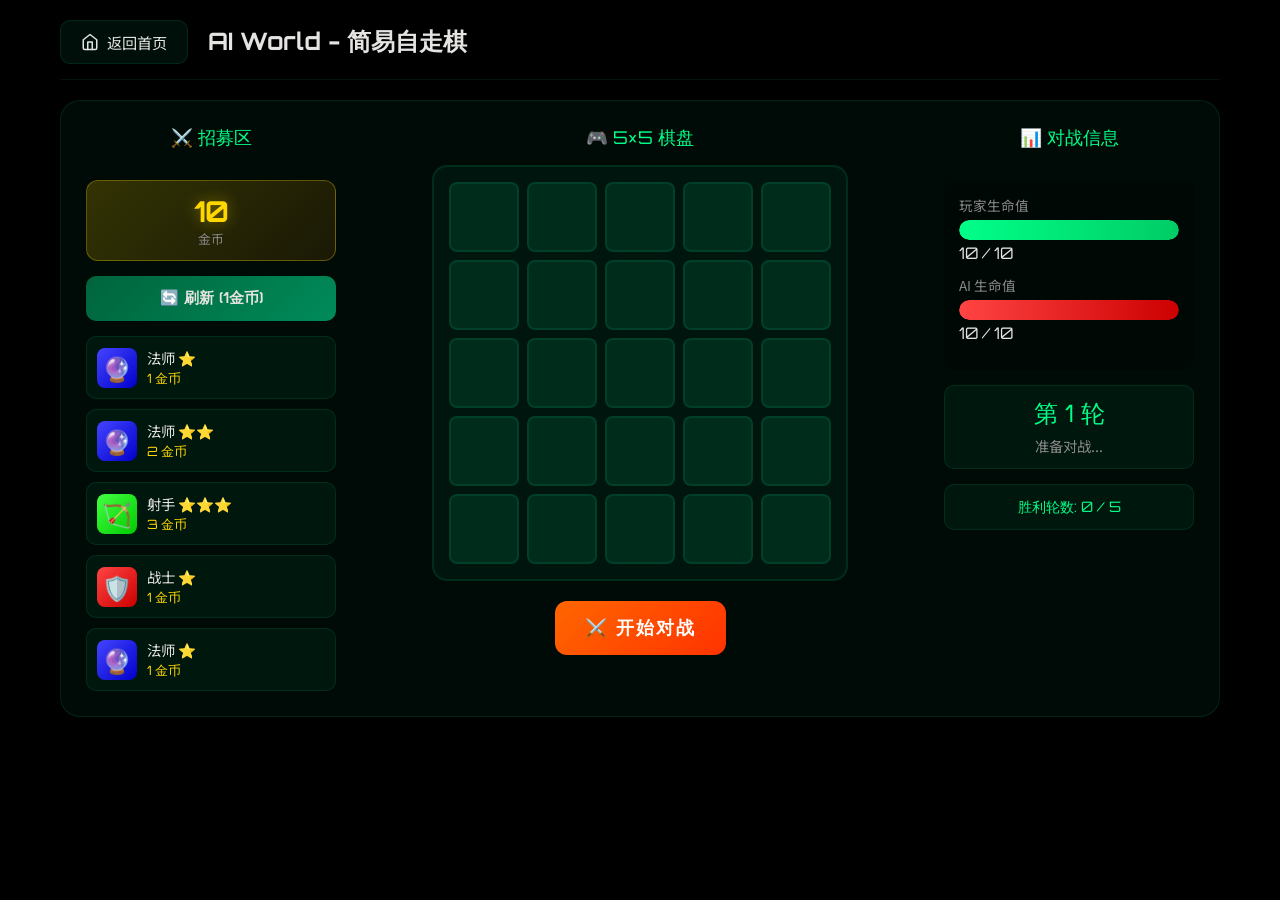
<file: frontend/public/auto-chess.html>
<!DOCTYPE html>
<html lang="zh-CN">
<head>
    <meta charset="UTF-8">
    <meta name="viewport" content="width=device-width, initial-scale=1.0">
    <title>简易自走棋 - AI World</title>
    <link rel="stylesheet" href="./style.css">
    <link href="https://fonts.googleapis.com/css2?family=Orbitron:wght@400;700;900&family=Noto+Sans+SC:wght@300;400;500;700&display=swap" rel="stylesheet">
    <style>
        .sub-page-container {
            max-width: 1200px;
            margin: 0 auto;
            padding: 20px;
            position: relative;
            z-index: 1;
        }

        .sub-page-header {
            display: flex;
            align-items: center;
            gap: 20px;
            margin-bottom: 20px;
            padding-bottom: 15px;
            border-bottom: 1px solid rgba(0, 100, 60, 0.2);
        }

        .home-button {
            display: flex;
            align-items: center;
            gap: 8px;
            padding: 10px 20px;
            background: rgba(0, 100, 60, 0.15);
            border: 1px solid rgba(0, 100, 60, 0.3);
            border-radius: 10px;
            color: #E5E4E2;
            font-size: 0.95rem;
            font-family: 'Noto Sans SC', sans-serif;
            cursor: pointer;
            transition: all 0.3s ease;
            text-decoration: none;
        }

        .home-button:hover {
            background: rgba(0, 100, 60, 0.25);
            transform: translateX(-3px);
            box-shadow: 0 5px 20px rgba(0, 100, 60, 0.2);
        }

        .home-button svg {
            width: 18px;
            height: 18px;
        }

        .sub-page-title {
            font-family: 'Orbitron', sans-serif;
            font-size: 1.5rem;
            color: #E5E4E2;
            margin: 0;
        }

        .chess-game-container {
            display: grid;
            grid-template-columns: 250px 1fr 250px;
            gap: 20px;
            background: rgba(0, 100, 60, 0.1);
            backdrop-filter: blur(20px);
            border: 1px solid rgba(0, 100, 60, 0.3);
            border-radius: 20px;
            padding: 25px;
        }

        .panel-title {
            font-family: 'Orbitron', sans-serif;
            font-size: 1.1rem;
            color: #00ff88;
            margin-bottom: 15px;
            text-align: center;
        }

        .recruit-panel {
            display: flex;
            flex-direction: column;
            gap: 15px;
        }

        .gold-display {
            background: linear-gradient(135deg, rgba(255, 215, 0, 0.2), rgba(255, 165, 0, 0.1));
            border: 1px solid rgba(255, 215, 0, 0.3);
            border-radius: 12px;
            padding: 12px;
            text-align: center;
        }

        .gold-value {
            font-family: 'Orbitron', sans-serif;
            font-size: 1.8rem;
            font-weight: 700;
            color: #FFD700;
            text-shadow: 0 0 15px rgba(255, 215, 0, 0.4);
        }

        .refresh-btn {
            padding: 12px 20px;
            background: linear-gradient(135deg, #00643C, #008B5A);
            border: none;
            border-radius: 10px;
            color: #E5E4E2;
            font-size: 0.95rem;
            font-weight: 600;
            font-family: 'Orbitron', sans-serif;
            cursor: pointer;
            transition: all 0.3s ease;
        }

        .refresh-btn:hover:not(:disabled) {
            transform: translateY(-2px);
            box-shadow: 0 8px 25px rgba(0, 139, 90, 0.4);
        }

        .recruit-list {
            display: flex;
            flex-direction: column;
            gap: 10px;
        }

        .recruit-item {
            display: flex;
            align-items: center;
            gap: 10px;
            background: rgba(0, 100, 60, 0.15);
            border: 1px solid rgba(0, 139, 90, 0.2);
            border-radius: 10px;
            padding: 10px;
            cursor: pointer;
            transition: all 0.2s ease;
        }

        .recruit-item:hover {
            background: rgba(0, 139, 90, 0.25);
            transform: translateX(5px);
        }

        .piece-icon {
            width: 40px;
            height: 40px;
            display: flex;
            align-items: center;
            justify-content: center;
            border-radius: 8px;
            font-size: 1.5rem;
        }

        .piece-warrior { background: linear-gradient(135deg, #FF4444, #CC0000); }
        .piece-mage { background: linear-gradient(135deg, #4444FF, #0000CC); }
        .piece-archer { background: linear-gradient(135deg, #44FF44, #00CC00); }

        .piece-info {
            flex: 1;
        }

        .piece-name {
            font-family: 'Noto Sans SC', sans-serif;
            font-size: 0.9rem;
            color: #E5E4E2;
            margin-bottom: 2px;
        }

        .piece-cost {
            font-family: 'Orbitron', sans-serif;
            font-size: 0.8rem;
            color: #FFD700;
        }

        .board-panel {
            display: flex;
            flex-direction: column;
            align-items: center;
        }

        .chess-board {
            display: grid;
            grid-template-columns: repeat(5, 1fr);
            gap: 8px;
            background: rgba(0, 50, 30, 0.3);
            padding: 15px;
            border-radius: 15px;
            border: 2px solid rgba(0, 100, 60, 0.3);
        }

        .board-cell {
            width: 70px;
            height: 70px;
            background: rgba(0, 80, 50, 0.4);
            border: 2px solid rgba(0, 139, 90, 0.2);
            border-radius: 8px;
            display: flex;
            align-items: center;
            justify-content: center;
            cursor: pointer;
            transition: all 0.2s ease;
        }

        .board-cell:hover {
            background: rgba(0, 139, 90, 0.3);
            border-color: rgba(0, 255, 136, 0.4);
        }

        .board-cell.has-piece {
            cursor: default;
        }

        .board-cell .piece-icon {
            width: 50px;
            height: 50px;
            font-size: 1.8rem;
        }

        .battle-panel {
            display: flex;
            flex-direction: column;
            gap: 15px;
        }

        .health-display {
            background: rgba(0, 0, 0, 0.2);
            border-radius: 12px;
            padding: 15px;
        }

        .health-bar {
            margin-bottom: 12px;
        }

        .health-label {
            font-family: 'Noto Sans SC', sans-serif;
            font-size: 0.85rem;
            color: #888;
            margin-bottom: 5px;
        }

        .health-track {
            height: 20px;
            background: rgba(0, 0, 0, 0.3);
            border-radius: 10px;
            overflow: hidden;
        }

        .health-fill {
            height: 100%;
            border-radius: 10px;
            transition: width 0.3s ease;
        }

        .health-fill.player { background: linear-gradient(90deg, #00ff88, #00cc66); }
        .health-fill.ai { background: linear-gradient(90deg, #ff4444, #cc0000); }

        .health-value {
            font-family: 'Orbitron', sans-serif;
            font-size: 1rem;
            color: #E5E4E2;
            margin-top: 3px;
        }

        .round-info {
            background: rgba(0, 100, 60, 0.15);
            border: 1px solid rgba(0, 139, 90, 0.2);
            border-radius: 10px;
            padding: 12px;
            text-align: center;
        }

        .round-number {
            font-family: 'Orbitron', sans-serif;
            font-size: 1.5rem;
            color: #00ff88;
        }

        .round-result {
            font-family: 'Noto Sans SC', sans-serif;
            font-size: 0.9rem;
            color: #888;
            margin-top: 5px;
        }

        .start-battle-btn {
            padding: 15px 30px;
            background: linear-gradient(135deg, #FF6600, #FF3300);
            border: none;
            border-radius: 12px;
            color: #FFFFFF;
            font-size: 1.1rem;
            font-weight: 700;
            font-family: 'Orbitron', sans-serif;
            cursor: pointer;
            transition: all 0.3s ease;
            text-transform: uppercase;
            letter-spacing: 2px;
        }

        .start-battle-btn:hover:not(:disabled) {
            transform: translateY(-3px);
            box-shadow: 0 10px 30px rgba(255, 102, 0, 0.4);
        }

        .start-battle-btn:disabled {
            opacity: 0.5;
            cursor: not-allowed;
        }

        .game-overlay {
            position: fixed;
            top: 0;
            left: 0;
            right: 0;
            bottom: 0;
            background: rgba(0, 0, 0, 0.92);
            display: none;
            align-items: center;
            justify-content: center;
            z-index: 1000;
        }

        .overlay-content {
            text-align: center;
            padding: 40px;
        }

        .overlay-content h2 {
            font-family: 'Orbitron', sans-serif;
            font-size: 2rem;
            color: #00ff88;
            margin-bottom: 15px;
            text-shadow: 0 0 20px rgba(0, 255, 136, 0.5);
        }

        .overlay-content p {
            color: #888;
            margin-bottom: 25px;
            font-size: 1rem;
        }

        .btn {
            padding: 12px 28px;
            background: linear-gradient(135deg, #00643C, #008B5A);
            border: none;
            border-radius: 10px;
            color: #E5E4E2;
            font-size: 0.95rem;
            font-weight: 600;
            font-family: 'Orbitron', sans-serif;
            cursor: pointer;
            transition: all 0.3s ease;
        }

        .btn:hover:not(:disabled) {
            transform: translateY(-2px);
            box-shadow: 0 8px 25px rgba(0, 139, 90, 0.4);
        }
    </style>
</head>
<body>
    <div class="sub-page-container">
        <div class="sub-page-header">
            <a href="index.html" class="home-button">
                <svg viewBox="0 0 24 24" fill="none" stroke="currentColor" stroke-width="2" stroke-linecap="round" stroke-linejoin="round">
                    <path d="M3 9l9-7 9 7v11a2 2 0 0 1-2 2H5a2 2 0 0 1-2-2z"></path>
                    <polyline points="9 22 9 12 15 12 15 22"></polyline>
                </svg>
                返回首页
            </a>
            <h1 class="sub-page-title">AI World - 简易自走棋</h1>
        </div>

        <div class="chess-game-container">
            <div class="recruit-panel">
                <div class="panel-title">⚔️ 招募区</div>
                <div class="gold-display">
                    <div class="gold-value" id="goldDisplay">10</div>
                    <div style="color: #888; font-size: 0.8rem; font-family: 'Noto Sans SC', sans-serif;">金币</div>
                </div>
                <button class="refresh-btn" id="refreshBtn">🔄 刷新 (1金币)</button>
                <div class="recruit-list" id="recruitList"></div>
            </div>

            <div class="board-panel">
                <div class="panel-title">🎮 5×5 棋盘</div>
                <div class="chess-board" id="chessBoard"></div>
                <button class="start-battle-btn" id="startBattleBtn" style="margin-top: 20px;">⚔️ 开始对战</button>
            </div>

            <div class="battle-panel">
                <div class="panel-title">📊 对战信息</div>
                <div class="health-display">
                    <div class="health-bar">
                        <div class="health-label">玩家生命值</div>
                        <div class="health-track">
                            <div class="health-fill player" id="playerHealthFill" style="width: 100%;"></div>
                        </div>
                        <div class="health-value" id="playerHealthValue">10 / 10</div>
                    </div>
                    <div class="health-bar">
                        <div class="health-label">AI 生命值</div>
                        <div class="health-track">
                            <div class="health-fill ai" id="aiHealthFill" style="width: 100%;"></div>
                        </div>
                        <div class="health-value" id="aiHealthValue">10 / 10</div>
                    </div>
                </div>
                <div class="round-info">
                    <div class="round-number">第 <span id="roundNumber">1</span> 轮</div>
                    <div class="round-result" id="roundResult">准备对战...</div>
                </div>
                <div class="round-info">
                    <div style="font-family: 'Orbitron', sans-serif; font-size: 0.9rem; color: #00ff88;">胜利轮数: <span id="winCount">0</span> / 5</div>
                </div>
            </div>
        </div>
    </div>

    <div class="game-overlay" id="gameOverlay">
        <div class="overlay-content">
            <h2 id="overlayTitle">游戏结束</h2>
            <p id="overlayMessage"></p>
            <button id="restartBtn" class="btn">重新开始</button>
        </div>
    </div>

    <script>
        const PIECE_TYPES = {
            warrior: { name: '战士', icon: '🛡️', color: 'warrior', baseHp: 100, baseAtk: 30 },
            mage: { name: '法师', icon: '🔮', color: 'mage', baseHp: 60, baseAtk: 50 },
            archer: { name: '射手', icon: '🏹', color: 'archer', baseHp: 70, baseAtk: 40 }
        };

        const STAR_MULTIPLIER = { 1: 1, 2: 2, 3: 4 };
        const STAR_COST = { 1: 1, 2: 2, 3: 3 };
        const INITIAL_GOLD = 10;
        const REFRESH_COST = 1;
        const INITIAL_HP = 10;
        const WIN_ROUNDS = 5;
        const ROUND_GOLD_REWARD = 5;

        let gameState = {
            gold: INITIAL_GOLD,
            playerHp: INITIAL_HP,
            aiHp: INITIAL_HP,
            round: 1,
            winCount: 0,
            isBattlePhase: false,
            playerBoard: Array(5).fill(null).map(() => Array(5).fill(null)),
            aiBoard: Array(5).fill(null).map(() => Array(5).fill(null)),
            selectedPiece: null,
            recruitPool: []
        };

        const goldDisplay = document.getElementById('goldDisplay');
        const playerHealthFill = document.getElementById('playerHealthFill');
        const playerHealthValue = document.getElementById('playerHealthValue');
        const aiHealthFill = document.getElementById('aiHealthFill');
        const aiHealthValue = document.getElementById('aiHealthValue');
        const roundNumber = document.getElementById('roundNumber');
        const roundResult = document.getElementById('roundResult');
        const winCount = document.getElementById('winCount');
        const refreshBtn = document.getElementById('refreshBtn');
        const startBattleBtn = document.getElementById('startBattleBtn');
        const recruitList = document.getElementById('recruitList');
        const chessBoard = document.getElementById('chessBoard');
        const gameOverlay = document.getElementById('gameOverlay');
        const overlayTitle = document.getElementById('overlayTitle');
        const overlayMessage = document.getElementById('overlayMessage');
        const restartBtn = document.getElementById('restartBtn');

        function createPiece(type, star = 1) {
            const base = PIECE_TYPES[type];
            return {
                type,
                star,
                hp: base.baseHp * STAR_MULTIPLIER[star],
                maxHp: base.baseHp * STAR_MULTIPLIER[star],
                atk: base.baseAtk * STAR_MULTIPLIER[star],
                name: base.name,
                icon: base.icon,
                color: base.color
            };
        }

        function generateRecruitPool() {
            const pool = [];
            const types = Object.keys(PIECE_TYPES);
            for (let i = 0; i < 5; i++) {
                const type = types[Math.floor(Math.random() * types.length)];
                const star = Math.random() < 0.6 ? 1 : (Math.random() < 0.7 ? 2 : 3);
                pool.push(createPiece(type, star));
            }
            return pool;
        }

        function renderRecruitList() {
            recruitList.innerHTML = '';
            gameState.recruitPool.forEach((piece, index) => {
                const div = document.createElement('div');
                div.className = 'recruit-item';
                div.innerHTML = `
                    <div class="piece-icon piece-${piece.color}">${piece.icon}</div>
                    <div class="piece-info">
                        <div class="piece-name">${piece.name} ${'⭐'.repeat(piece.star)}</div>
                        <div class="piece-cost">${STAR_COST[piece.star]} 金币</div>
                    </div>
                `;
                div.onclick = () => buyPiece(index);
                recruitList.appendChild(div);
            });
        }

        function buyPiece(index) {
            if (gameState.isBattlePhase) return;
            const piece = gameState.recruitPool[index];
            const cost = STAR_COST[piece.star];
            if (gameState.gold < cost) {
                alert('金币不足！');
                return;
            }
            gameState.gold -= cost;
            gameState.selectedPiece = piece;
            gameState.recruitPool.splice(index, 1);
            updateUI();
            renderRecruitList();
        }

        function renderChessBoard() {
            chessBoard.innerHTML = '';
            for (let y = 0; y < 5; y++) {
                for (let x = 0; x < 5; x++) {
                    const cell = document.createElement('div');
                    cell.className = 'board-cell';
                    const piece = gameState.playerBoard[y][x];
                    if (piece) {
                        cell.classList.add('has-piece');
                        cell.innerHTML = `<div class="piece-icon piece-${piece.color}">${piece.icon}</div>`;
                    } else {
                        cell.onclick = () => placePiece(x, y);
                    }
                    chessBoard.appendChild(cell);
                }
            }
        }

        function placePiece(x, y) {
            if (!gameState.selectedPiece || gameState.isBattlePhase) return;
            gameState.playerBoard[y][x] = gameState.selectedPiece;
            gameState.selectedPiece = null;
            checkAndMerge();
            renderChessBoard();
        }

        function checkAndMerge() {
            const pieceCount = {};
            for (let y = 0; y < 5; y++) {
                for (let x = 0; x < 5; x++) {
                    const piece = gameState.playerBoard[y][x];
                    if (piece) {
                        const key = `${piece.type}-${piece.star}`;
                        pieceCount[key] = pieceCount[key] || { count: 0, positions: [] };
                        pieceCount[key].count++;
                        pieceCount[key].positions.push({ x, y });
                    }
                }
            }

            for (const key in pieceCount) {
                const { count, positions } = pieceCount[key];
                if (count >= 3) {
                    const [type, starStr] = key.split('-');
                    const star = parseInt(starStr);
                    if (star < 3) {
                        const newPiece = createPiece(type, star + 1);
                        positions.slice(3).forEach(pos => {
                            gameState.playerBoard[pos.y][pos.x] = null;
                        });
                        gameState.playerBoard[positions[0].y][positions[0].x] = newPiece;
                        gameState.gold += 2;
                        updateUI();
                        return checkAndMerge();
                    }
                }
            }
        }

        function refreshRecruitPool() {
            if (gameState.isBattlePhase || gameState.gold < REFRESH_COST) return;
            gameState.gold -= REFRESH_COST;
            gameState.recruitPool = generateRecruitPool();
            updateUI();
            renderRecruitList();
        }

        function generateAIBoard() {
            gameState.aiBoard = Array(5).fill(null).map(() => Array(5).fill(null));
            const types = Object.keys(PIECE_TYPES);
            const pieceCount = 3 + Math.floor(gameState.round / 2);
            for (let i = 0; i < pieceCount; i++) {
                let x, y;
                do {
                    x = Math.floor(Math.random() * 5);
                    y = Math.floor(Math.random() * 5);
                } while (gameState.aiBoard[y][x]);
                
                const type = types[Math.floor(Math.random() * types.length)];
                const star = Math.min(3, 1 + Math.floor(gameState.round / 3));
                gameState.aiBoard[y][x] = createPiece(type, star);
            }
        }

        function simulateBattle() {
            const playerPieces = [];
            const aiPieces = [];
            
            for (let y = 0; y < 5; y++) {
                for (let x = 0; x < 5; x++) {
                    if (gameState.playerBoard[y][x]) {
                        playerPieces.push({ ...gameState.playerBoard[y][x], x, y });
                    }
                    if (gameState.aiBoard[y][x]) {
                        aiPieces.push({ ...gameState.aiBoard[y][x], x, y });
                    }
                }
            }

            while (playerPieces.length > 0 && aiPieces.length > 0) {
                for (const p of playerPieces) {
                    if (aiPieces.length === 0) break;
                    const target = aiPieces[0];
                    target.hp -= p.atk;
                    if (target.hp <= 0) {
                        aiPieces.shift();
                    }
                }
                
                for (const p of aiPieces) {
                    if (playerPieces.length === 0) break;
                    const target = playerPieces[0];
                    target.hp -= p.atk;
                    if (target.hp <= 0) {
                        playerPieces.shift();
                    }
                }
            }

            return playerPieces.length > 0;
        }

        function startBattle() {
            if (gameState.isBattlePhase) return;
            
            const hasPieces = gameState.playerBoard.flat().some(p => p !== null);
            if (!hasPieces) {
                alert('请先在棋盘上放置棋子！');
                return;
            }

            gameState.isBattlePhase = true;
            startBattleBtn.disabled = true;
            roundResult.textContent = '战斗中...';
            
            generateAIBoard();
            
            setTimeout(() => {
                const playerWon = simulateBattle();
                
                if (playerWon) {
                    gameState.aiHp--;
                    gameState.winCount++;
                    roundResult.textContent = '🎉 本轮胜利！';
                } else {
                    gameState.playerHp--;
                    roundResult.textContent = '💀 本轮失败...';
                }

                gameState.gold += ROUND_GOLD_REWARD;
                gameState.recruitPool = generateRecruitPool();
                gameState.isBattlePhase = false;
                
                updateUI();
                renderRecruitList();
                checkGameEnd();
                
                if (gameState.playerHp > 0 && gameState.aiHp > 0 && gameState.winCount < WIN_ROUNDS) {
                    gameState.round++;
                    startBattleBtn.disabled = false;
                    roundNumber.textContent = gameState.round;
                }
            }, 1000);
        }

        function checkGameEnd() {
            if (gameState.winCount >= WIN_ROUNDS) {
                showGameOver(true);
            } else if (gameState.playerHp <= 0) {
                showGameOver(false);
            }
        }

        function showGameOver(playerWon) {
            overlayTitle.textContent = playerWon ? '🎉 恭喜获胜！' : '💀 游戏结束';
            overlayMessage.textContent = playerWon 
                ? `成功击败AI ${WIN_ROUNDS} 轮！`
                : `坚持了 ${gameState.round} 轮，获胜 ${gameState.winCount} 轮`;
            gameOverlay.style.display = 'flex';
        }

        function updateUI() {
            goldDisplay.textContent = gameState.gold;
            
            playerHealthFill.style.width = `${(gameState.playerHp / INITIAL_HP) * 100}%`;
            playerHealthValue.textContent = `${gameState.playerHp} / ${INITIAL_HP}`;
            
            aiHealthFill.style.width = `${(gameState.aiHp / INITIAL_HP) * 100}%`;
            aiHealthValue.textContent = `${gameState.aiHp} / ${INITIAL_HP}`;
            
            winCount.textContent = gameState.winCount;
            refreshBtn.disabled = gameState.isBattlePhase;
        }

        function initGame() {
            gameState = {
                gold: INITIAL_GOLD,
                playerHp: INITIAL_HP,
                aiHp: INITIAL_HP,
                round: 1,
                winCount: 0,
                isBattlePhase: false,
                playerBoard: Array(5).fill(null).map(() => Array(5).fill(null)),
                aiBoard: Array(5).fill(null).map(() => Array(5).fill(null)),
                selectedPiece: null,
                recruitPool: generateRecruitPool()
            };
            
            gameOverlay.style.display = 'none';
            startBattleBtn.disabled = false;
            roundNumber.textContent = 1;
            roundResult.textContent = '准备对战...';
            
            updateUI();
            renderRecruitList();
            renderChessBoard();
        }

        refreshBtn.onclick = refreshRecruitPool;
        startBattleBtn.onclick = startBattle;
        restartBtn.onclick = initGame;

        initGame();
    </script>
</body>
</html>
</file>
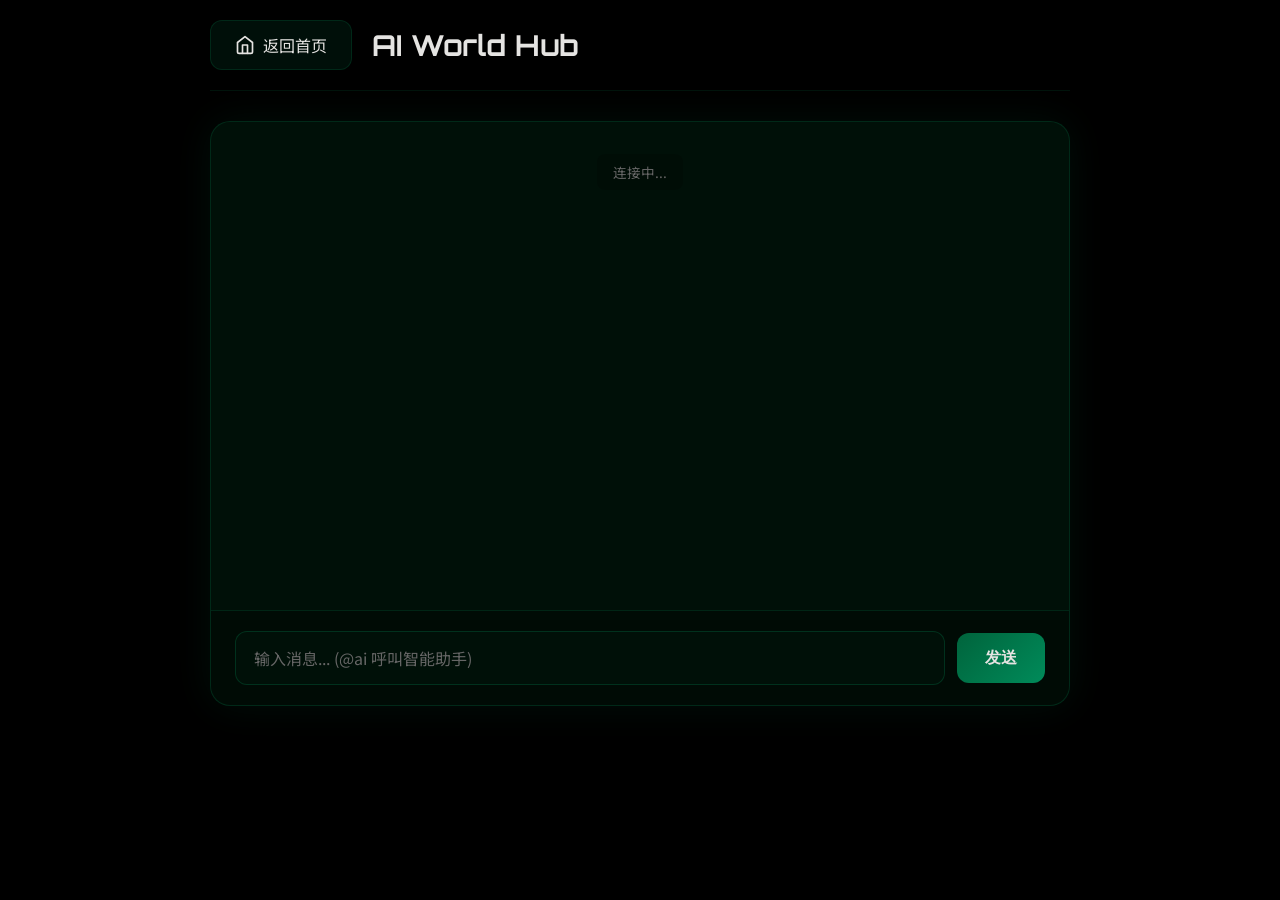
<file: frontend/public/chat.html>
<!DOCTYPE html>
<html lang="zh-CN">
<head>
    <meta charset="UTF-8">
    <meta name="viewport" content="width=device-width, initial-scale=1.0">
    <title>AI Hub - 实时聊天室</title>
    <link rel="stylesheet" href="style.css">
    <link href="https://fonts.googleapis.com/css2?family=Orbitron:wght@400;500;700&family=Noto+Sans+SC:wght@300;400;500;700&display=swap" rel="stylesheet">
    <style>
        .sub-page-container {
            max-width: 900px;
            margin: 0 auto;
            padding: 20px;
            position: relative;
            z-index: 1;
        }

        .sub-page-header {
            display: flex;
            align-items: center;
            gap: 20px;
            margin-bottom: 30px;
            padding-bottom: 20px;
            border-bottom: 1px solid rgba(0, 100, 60, 0.2);
        }

        .home-button {
            display: flex;
            align-items: center;
            gap: 8px;
            padding: 12px 24px;
            background: rgba(0, 100, 60, 0.15);
            border: 1px solid rgba(0, 100, 60, 0.3);
            border-radius: 12px;
            color: #E5E4E2;
            font-size: 1rem;
            font-family: 'Noto Sans SC', sans-serif;
            cursor: pointer;
            transition: all 0.3s ease;
            text-decoration: none;
        }

        .home-button:hover {
            background: rgba(0, 100, 60, 0.25);
            transform: translateX(-3px);
            box-shadow: 0 5px 20px rgba(0, 100, 60, 0.2);
        }

        .home-button svg {
            width: 20px;
            height: 20px;
        }

        .sub-page-title {
            font-family: 'Orbitron', sans-serif;
            font-size: 1.8rem;
            color: #E5E4E2;
            margin: 0;
        }

        .chat-container {
            background: rgba(0, 20, 10, 0.8);
            border: 1px solid rgba(0, 100, 60, 0.3);
            border-radius: 20px;
            display: flex;
            flex-direction: column;
            height: 65vh;
            min-height: 500px;
            box-shadow: 0 0 40px rgba(0, 100, 60, 0.15);
        }

        .chat-messages {
            flex: 1;
            padding: 24px;
            overflow-y: auto;
            display: flex;
            flex-direction: column;
            gap: 16px;
        }

        .message {
            max-width: 75%;
            padding: 14px 18px;
            border-radius: 16px;
            line-height: 1.6;
            position: relative;
            animation: fadeIn 0.3s ease;
            word-wrap: break-word;
            font-size: 0.98rem;
        }

        .message.ai {
            align-self: flex-start;
            background: rgba(0, 100, 60, 0.2);
            border: 1px solid rgba(0, 100, 60, 0.4);
            color: #E5E4E2;
            border-top-left-radius: 4px;
        }

        .message.user {
            align-self: flex-end;
            background: rgba(0, 173, 216, 0.2);
            border: 1px solid rgba(0, 173, 216, 0.4);
            color: #fff;
            border-top-right-radius: 4px;
        }

        .message-input-area {
            padding: 20px 24px;
            background: rgba(0, 0, 0, 0.3);
            border-top: 1px solid rgba(0, 100, 60, 0.3);
            border-bottom-left-radius: 20px;
            border-bottom-right-radius: 20px;
            display: flex;
            gap: 12px;
            align-items: center;
        }

        .chat-input {
            flex: 1;
            background: rgba(0, 20, 10, 0.6);
            border: 1px solid rgba(0, 100, 60, 0.4);
            color: #fff;
            padding: 14px 18px;
            border-radius: 12px;
            font-family: 'Noto Sans SC', sans-serif;
            font-size: 1rem;
            transition: all 0.3s ease;
        }

        .chat-input:focus {
            outline: none;
            border-color: #00ff88;
            box-shadow: 0 0 15px rgba(0, 255, 136, 0.2);
        }

        .chat-input::placeholder {
            color: #666;
        }

        .send-button {
            padding: 14px 28px;
            background: linear-gradient(135deg, #00643C, #008B5A);
            border: none;
            border-radius: 12px;
            color: #E5E4E2;
            font-size: 1rem;
            font-weight: 600;
            font-family: 'Orbitron', sans-serif;
            cursor: pointer;
            transition: all 0.3s ease;
            white-space: nowrap;
        }

        .send-button:hover:not(:disabled) {
            transform: translateY(-2px);
            box-shadow: 0 8px 25px rgba(0, 100, 60, 0.4);
        }

        .send-button:disabled {
            opacity: 0.6;
            cursor: not-allowed;
        }

        .system-msg {
            text-align: center;
            color: #666;
            font-size: 0.85rem;
            margin: 8px 0;
            padding: 8px 16px;
            background: rgba(0, 0, 0, 0.2);
            border-radius: 8px;
            align-self: center;
        }

        @keyframes fadeIn {
            from {
                opacity: 0;
                transform: translateY(10px);
            }
            to {
                opacity: 1;
                transform: translateY(0);
            }
        }
    </style>
</head>
<body>
    <div class="sub-page-container">
        <div class="sub-page-header">
            <a href="index.html" class="home-button">
                <svg viewBox="0 0 24 24" fill="none" stroke="currentColor" stroke-width="2" stroke-linecap="round" stroke-linejoin="round">
                    <path d="M3 9l9-7 9 7v11a2 2 0 0 1-2 2H5a2 2 0 0 1-2-2z"></path>
                    <polyline points="9 22 9 12 15 12 15 22"></polyline>
                </svg>
                返回首页
            </a>
            <h1 class="sub-page-title">AI World Hub</h1>
        </div>

        <div class="chat-container">
            <div id="chatMessages" class="chat-messages">
                <div class="system-msg">连接中...</div>
            </div>
            <div class="message-input-area">
                <input type="text" id="chatInput" class="chat-input" placeholder="输入消息... (@ai 呼叫智能助手)" autocomplete="off">
                <button id="sendBtn" class="send-button">发送</button>
            </div>
        </div>
    </div>

    <script>
        const chatMessages = document.getElementById('chatMessages');
        const chatInput = document.getElementById('chatInput');
        const sendBtn = document.getElementById('sendBtn');
        let ws;

        function connect() {
            const protocol = window.location.protocol === 'https:' ? 'wss:' : 'ws:';
            ws = new WebSocket(`${protocol}//${window.location.host}/api/chat/ws`);

            ws.onopen = () => {
                chatMessages.innerHTML = '';
                addSystemMessage('已连接到 AI World Hub');
                addSystemMessage('提示：发送包含 "@ai" 的消息可唤醒智能助手');
            };

            ws.onmessage = (event) => {
                const msg = event.data;
                // Simple heuristic
                if (msg.startsWith('🤖 AI:')) {
                    addMessage(msg, 'ai');
                } else {
                    // Ideally we should distinguish self vs others, but without ID...
                    // For now, let's just show all user messages as 'user' style
                    addMessage(msg, 'user');
                }
            };

            ws.onclose = () => {
                addSystemMessage('连接断开，3秒后重连...');
                setTimeout(connect, 3000);
            };
        }

        function addMessage(text, type) {
            const div = document.createElement('div');
            div.className = `message ${type}`;
            div.textContent = text;
            chatMessages.appendChild(div);
            chatMessages.scrollTop = chatMessages.scrollHeight;
        }

        function addSystemMessage(text) {
            const div = document.createElement('div');
            div.className = 'system-msg';
            div.textContent = text;
            chatMessages.appendChild(div);
        }

        function sendMessage() {
            const text = chatInput.value.trim();
            if (text && ws && ws.readyState === WebSocket.OPEN) {
                ws.send(text);
                chatInput.value = '';
                // Note: we don't addMessage here because the server broadcasts it back
            }
        }

        const sendBtn = document.getElementById('sendBtn');
        sendBtn.addEventListener('click', sendMessage);
        chatInput.addEventListener('keypress', (e) => {
            if (e.key === 'Enter') sendMessage();
        });

        connect();
    </script>
</body>
</html>
</file>
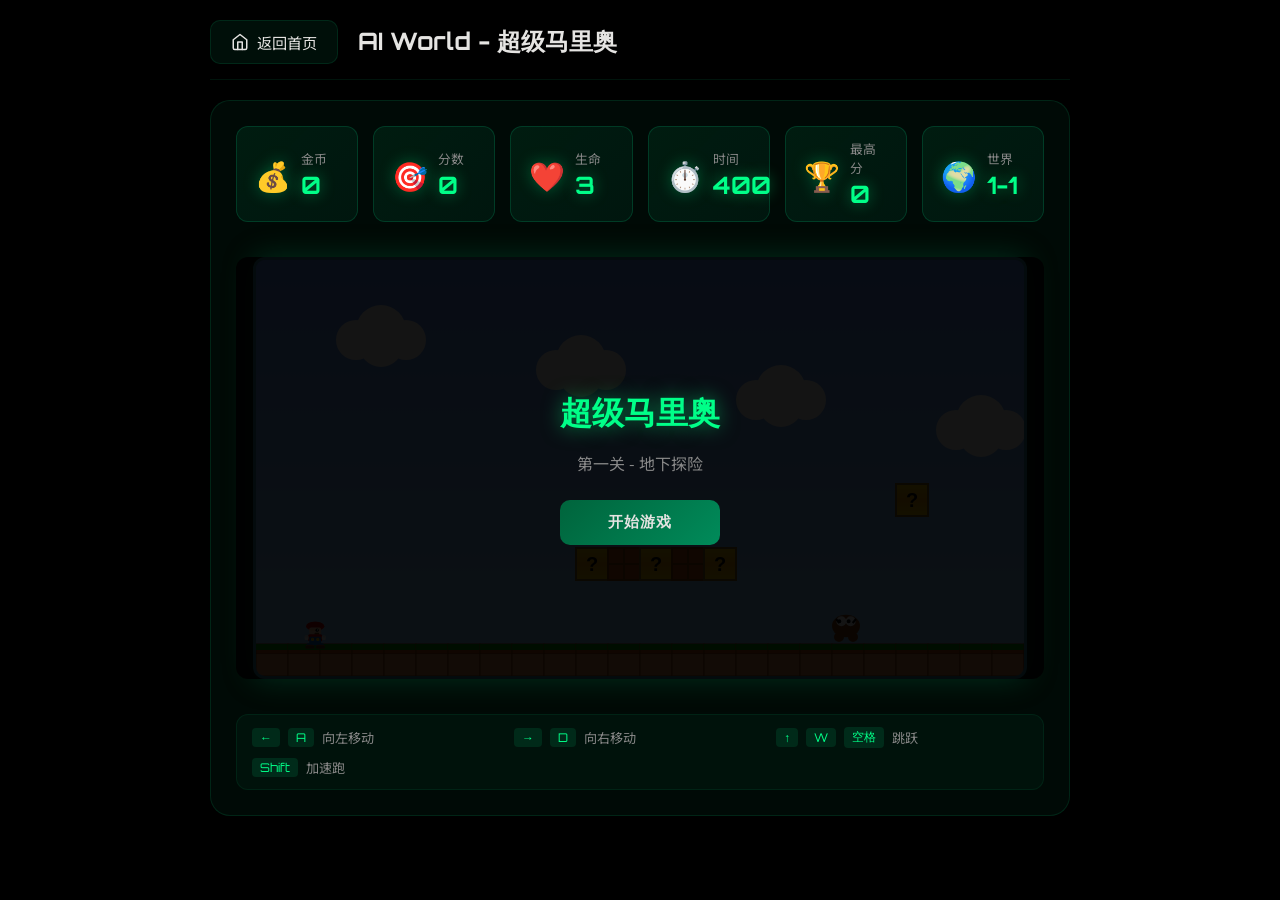
<file: frontend/public/mario.html>
<!DOCTYPE html>
<html lang="zh-CN">
<head>
    <meta charset="UTF-8">
    <meta name="viewport" content="width=device-width, initial-scale=1.0">
    <title>超级马里奥 - AIWorld</title>
    <link rel="stylesheet" href="./style.css">
    <link href="https://fonts.googleapis.com/css2?family=Orbitron:wght@400;700;900&family=Noto+Sans+SC:wght@300;400;500;700&display=swap" rel="stylesheet">
    <style>
        .sub-page-container {
            max-width: 900px;
            margin: 0 auto;
            padding: 20px;
            position: relative;
            z-index: 1;
        }

        .sub-page-header {
            display: flex;
            align-items: center;
            gap: 20px;
            margin-bottom: 20px;
            padding-bottom: 15px;
            border-bottom: 1px solid rgba(0, 100, 60, 0.2);
        }

        .home-button {
            display: flex;
            align-items: center;
            gap: 8px;
            padding: 10px 20px;
            background: rgba(0, 100, 60, 0.15);
            border: 1px solid rgba(0, 100, 60, 0.3);
            border-radius: 10px;
            color: #E5E4E2;
            font-size: 0.95rem;
            font-family: 'Noto Sans SC', sans-serif;
            cursor: pointer;
            transition: all 0.3s ease;
            text-decoration: none;
        }

        .home-button:hover {
            background: rgba(0, 100, 60, 0.25);
            transform: translateX(-3px);
            box-shadow: 0 5px 20px rgba(0, 100, 60, 0.2);
        }

        .home-button svg {
            width: 18px;
            height: 18px;
        }

        .sub-page-title {
            font-family: 'Orbitron', sans-serif;
            font-size: 1.5rem;
            color: #E5E4E2;
            margin: 0;
        }

        .mario-game-area {
            display: flex;
            flex-direction: column;
            gap: 15px;
            background: rgba(0, 100, 60, 0.1);
            backdrop-filter: blur(20px);
            border: 1px solid rgba(0, 100, 60, 0.3);
            border-radius: 20px;
            padding: 25px;
        }

        .top-stats-bar {
            display: flex;
            justify-content: space-between;
            gap: 15px;
            flex-wrap: wrap;
        }

        .stat-item {
            display: flex;
            align-items: center;
            gap: 10px;
            background: linear-gradient(135deg, rgba(0, 100, 60, 0.2), rgba(0, 139, 90, 0.1));
            border: 1px solid rgba(0, 139, 90, 0.3);
            border-radius: 12px;
            padding: 12px 18px;
            flex: 1;
            min-width: 120px;
        }

        .stat-icon {
            font-size: 1.8rem;
            filter: drop-shadow(0 0 8px rgba(0, 255, 136, 0.3));
        }

        .stat-content {
            display: flex;
            flex-direction: column;
        }

        .stat-label {
            color: #888;
            font-size: 0.8rem;
            margin-bottom: 2px;
        }

        .stat-value {
            font-family: 'Orbitron', sans-serif;
            font-size: 1.5rem;
            font-weight: 700;
            color: #00ff88;
            text-shadow: 0 0 15px rgba(0, 255, 136, 0.4);
        }

        .canvas-wrapper {
            position: relative;
            display: flex;
            justify-content: center;
        }

        #gameCanvas {
            border: 3px solid rgba(0, 139, 90, 0.5);
            border-radius: 12px;
            background: #5C94FC;
            box-shadow: 0 0 30px rgba(0, 100, 60, 0.4);
        }

        .game-overlay {
            position: absolute;
            top: 0;
            left: 0;
            right: 0;
            bottom: 0;
            background: rgba(0, 0, 0, 0.92);
            display: flex;
            align-items: center;
            justify-content: center;
            border-radius: 12px;
        }

        .overlay-content {
            text-align: center;
            padding: 40px;
        }

        .overlay-content h2 {
            font-family: 'Orbitron', sans-serif;
            font-size: 2rem;
            color: #00ff88;
            margin-bottom: 15px;
            text-shadow: 0 0 20px rgba(0, 255, 136, 0.5);
        }

        .overlay-content p {
            color: #888;
            margin-bottom: 25px;
            font-size: 1rem;
        }

        .btn {
            padding: 12px 28px;
            background: linear-gradient(135deg, #00643C, #008B5A);
            border: none;
            border-radius: 10px;
            color: #E5E4E2;
            font-size: 0.95rem;
            font-weight: 600;
            font-family: 'Orbitron', sans-serif;
            cursor: pointer;
            transition: all 0.3s ease;
        }

        .btn:hover:not(:disabled) {
            transform: translateY(-2px);
            box-shadow: 0 8px 25px rgba(0, 139, 90, 0.4);
        }

        .controls-hint {
            display: grid;
            grid-template-columns: repeat(auto-fit, minmax(200px, 1fr));
            gap: 10px;
            padding: 12px 15px;
            background: rgba(0, 100, 60, 0.1);
            border-radius: 12px;
            border: 1px solid rgba(0, 100, 60, 0.2);
        }

        .controls-hint-item {
            color: #888;
            font-size: 0.82rem;
            display: flex;
            align-items: center;
            gap: 8px;
        }

        .controls-hint kbd {
            background: rgba(0, 100, 60, 0.3);
            padding: 2px 8px;
            border-radius: 4px;
            font-family: 'Orbitron', sans-serif;
            font-size: 0.75rem;
            color: #00ff88;
        }
    </style>
</head>
<body>
    <div class="sub-page-container">
        <div class="sub-page-header">
            <a href="index.html" class="home-button">
                <svg viewBox="0 0 24 24" fill="none" stroke="currentColor" stroke-width="2" stroke-linecap="round" stroke-linejoin="round">
                    <path d="M3 9l9-7 9 7v11a2 2 0 0 1-2 2H5a2 2 0 0 1-2-2z"></path>
                    <polyline points="9 22 9 12 15 12 15 22"></polyline>
                </svg>
                返回首页
            </a>
            <h1 class="sub-page-title">AI World - 超级马里奥</h1>
        </div>

        <div class="mario-game-area">
            <div class="top-stats-bar">
                <div class="stat-item">
                    <div class="stat-icon">💰</div>
                    <div class="stat-content">
                        <div class="stat-label">金币</div>
                        <div class="stat-value" id="coins">0</div>
                    </div>
                </div>

                <div class="stat-item">
                    <div class="stat-icon">🎯</div>
                    <div class="stat-content">
                        <div class="stat-label">分数</div>
                        <div class="stat-value" id="score">0</div>
                    </div>
                </div>

                <div class="stat-item">
                    <div class="stat-icon">❤️</div>
                    <div class="stat-content">
                        <div class="stat-label">生命</div>
                        <div class="stat-value" id="lives">3</div>
                    </div>
                </div>

                <div class="stat-item">
                    <div class="stat-icon">⏱️</div>
                    <div class="stat-content">
                        <div class="stat-label">时间</div>
                        <div class="stat-value" id="time">400</div>
                    </div>
                </div>

                <div class="stat-item">
                    <div class="stat-icon">🏆</div>
                    <div class="stat-content">
                        <div class="stat-label">最高分</div>
                        <div class="stat-value" id="highScore">0</div>
                    </div>
                </div>

                <div class="stat-item">
                    <div class="stat-icon">🌍</div>
                    <div class="stat-content">
                        <div class="stat-label">世界</div>
                        <div class="stat-value" id="world">1-1</div>
                    </div>
                </div>
            </div>

            <div class="canvas-wrapper">
                <canvas id="gameCanvas"></canvas>
                <div id="gameOverlay" class="game-overlay">
                    <div class="overlay-content">
                        <h2 id="overlayTitle">超级马里奥</h2>
                        <p id="overlayMessage">第一关 - 地下探险</p>
                        <button id="startBtn" class="btn">开始游戏</button>
                    </div>
                </div>
            </div>

            <div class="controls-hint">
                <div class="controls-hint-item"><kbd>←</kbd><kbd>A</kbd> 向左移动</div>
                <div class="controls-hint-item"><kbd>→</kbd><kbd>D</kbd> 向右移动</div>
                <div class="controls-hint-item"><kbd>↑</kbd><kbd>W</kbd><kbd>空格</kbd> 跳跃</div>
                <div class="controls-hint-item"><kbd>Shift</kbd> 加速跑</div>
            </div>
        </div>
    </div>

    <script src="./mario.js"></script>
</body>
</html>
</file>
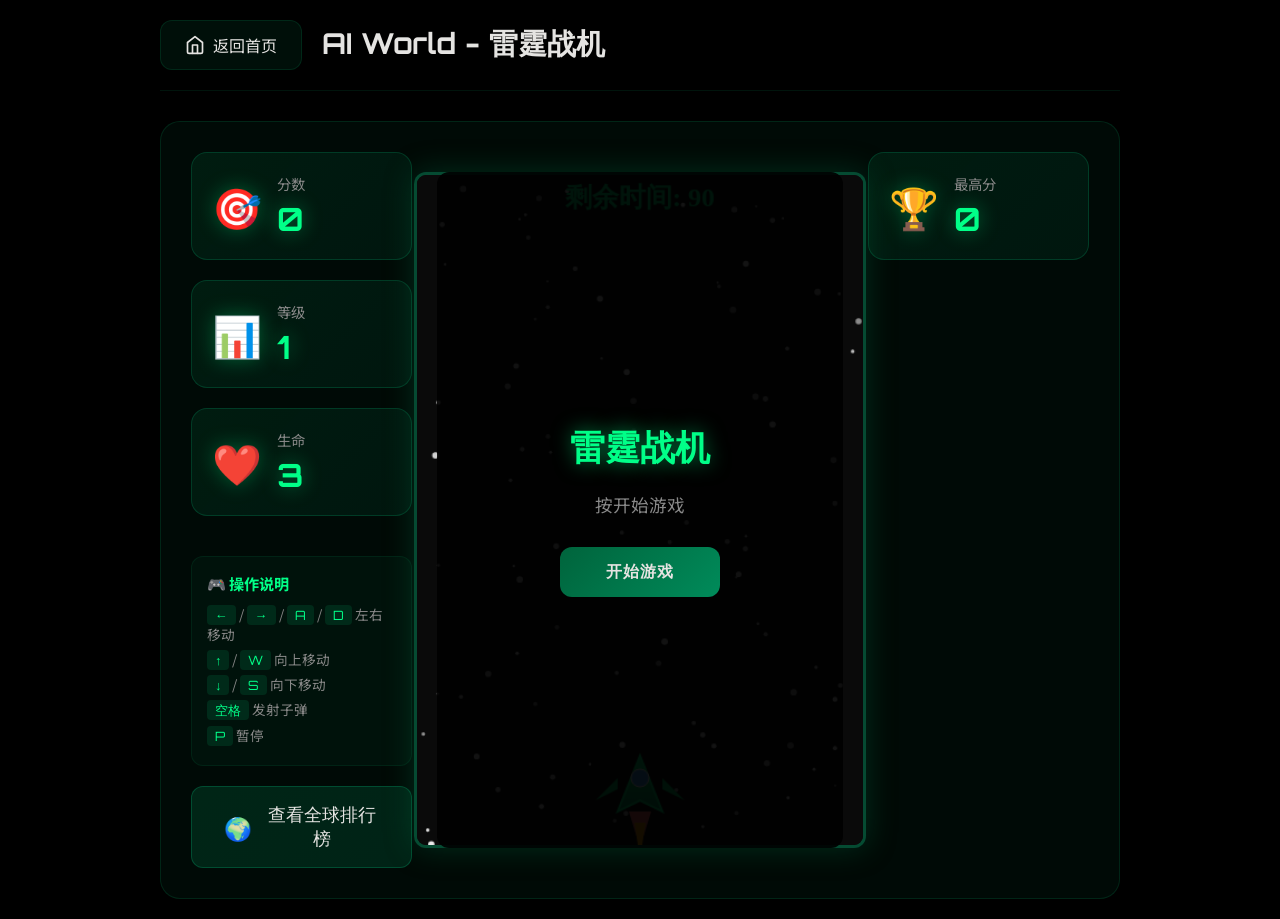
<file: frontend/public/shooter.html>
<!DOCTYPE html>
<html lang="zh-CN">
<head>
    <meta charset="UTF-8">
    <meta name="viewport" content="width=device-width, initial-scale=1.0">
    <title>雷霆战机 - AIWorld</title>
    <link rel="stylesheet" href="./style.css">
    <link href="https://fonts.googleapis.com/css2?family=Orbitron:wght@400;700;900&family=Noto+Sans+SC:wght@300;400;500;700&display=swap" rel="stylesheet">
    <style>
        .sub-page-container {
            max-width: 1000px;
            margin: 0 auto;
            padding: 20px;
            position: relative;
            z-index: 1;
        }

        .sub-page-header {
            display: flex;
            align-items: center;
            gap: 20px;
            margin-bottom: 30px;
            padding-bottom: 20px;
            border-bottom: 1px solid rgba(0, 100, 60, 0.2);
        }

        .home-button {
            display: flex;
            align-items: center;
            gap: 8px;
            padding: 12px 24px;
            background: rgba(0, 100, 60, 0.15);
            border: 1px solid rgba(0, 100, 60, 0.3);
            border-radius: 12px;
            color: #E5E4E2;
            font-size: 1rem;
            font-family: 'Noto Sans SC', sans-serif;
            cursor: pointer;
            transition: all 0.3s ease;
            text-decoration: none;
        }

        .home-button:hover {
            background: rgba(0, 100, 60, 0.25);
            transform: translateX(-3px);
            box-shadow: 0 5px 20px rgba(0, 100, 60, 0.2);
        }

        .home-button svg {
            width: 20px;
            height: 20px;
        }

        .sub-page-title {
            font-family: 'Orbitron', sans-serif;
            font-size: 1.8rem;
            color: #E5E4E2;
            margin: 0;
        }

        .shooter-game-area {
            display: grid;
            grid-template-columns: 1fr auto 1fr;
            gap: 25px;
            background: rgba(0, 100, 60, 0.1);
            backdrop-filter: blur(20px);
            border: 1px solid rgba(0, 100, 60, 0.3);
            border-radius: 20px;
            padding: 30px;
        }

        .shooter-info-section {
            display: flex;
            flex-direction: column;
            gap: 20px;
        }

        .stat-card {
            display: flex;
            align-items: center;
            gap: 15px;
            background: linear-gradient(135deg, rgba(0, 100, 60, 0.2), rgba(0, 139, 90, 0.1));
            border: 1px solid rgba(0, 139, 90, 0.3);
            border-radius: 16px;
            padding: 20px;
            transition: all 0.3s ease;
        }

        .stat-card:hover {
            transform: translateY(-3px);
            box-shadow: 0 10px 30px rgba(0, 139, 90, 0.2);
            border-color: rgba(0, 139, 90, 0.5);
        }

        .stat-icon {
            font-size: 2.5rem;
            filter: drop-shadow(0 0 10px rgba(0, 255, 136, 0.3));
        }

        .stat-content {
            flex: 1;
        }

        .stat-label {
            color: #888;
            font-size: 0.9rem;
            margin-bottom: 5px;
        }

        .stat-value {
            font-family: 'Orbitron', sans-serif;
            font-size: 2rem;
            font-weight: 700;
            color: #00ff88;
            text-shadow: 0 0 20px rgba(0, 255, 136, 0.4);
        }

        .canvas-wrapper {
            position: relative;
            display: flex;
            justify-content: center;
        }

        #gameCanvas {
            border: 3px solid rgba(0, 139, 90, 0.5);
            border-radius: 12px;
            background: #0a0a0a;
            box-shadow: 0 0 30px rgba(0, 100, 60, 0.4);
        }

        .game-overlay {
            position: absolute;
            top: 0;
            left: 0;
            right: 0;
            bottom: 0;
            background: rgba(0, 0, 0, 0.92);
            display: flex;
            align-items: center;
            justify-content: center;
            border-radius: 12px;
        }

        .overlay-content {
            text-align: center;
            padding: 40px;
        }

        .overlay-content h2 {
            font-family: 'Orbitron', sans-serif;
            font-size: 2.2rem;
            color: #00ff88;
            margin-bottom: 20px;
            text-shadow: 0 0 20px rgba(0, 255, 136, 0.5);
        }

        .overlay-content p {
            color: #888;
            margin-bottom: 30px;
            font-size: 1.1rem;
        }

        .btn {
            padding: 14px 32px;
            background: linear-gradient(135deg, #00643C, #008B5A);
            border: none;
            border-radius: 12px;
            color: #E5E4E2;
            font-size: 1rem;
            font-weight: 600;
            font-family: 'Orbitron', sans-serif;
            cursor: pointer;
            transition: all 0.3s ease;
        }

        .btn:hover:not(:disabled) {
            transform: translateY(-2px);
            box-shadow: 0 8px 25px rgba(0, 139, 90, 0.4);
        }

        .controls-hint {
            margin-top: 20px;
            padding: 15px;
            background: rgba(0, 100, 60, 0.1);
            border-radius: 12px;
            border: 1px solid rgba(0, 100, 60, 0.2);
        }

        .controls-hint h4 {
            color: #00ff88;
            margin-bottom: 10px;
            font-size: 0.95rem;
        }

        .controls-hint ul {
            list-style: none;
            padding: 0;
            margin: 0;
            color: #888;
            font-size: 0.85rem;
        }

        .controls-hint li {
            margin-bottom: 5px;
        }

        .controls-hint kbd {
            background: rgba(0, 100, 60, 0.3);
            padding: 2px 8px;
            border-radius: 4px;
            font-family: 'Orbitron', sans-serif;
            font-size: 0.8rem;
            color: #00ff88;
        }

        .leaderboard-btn-container {
            margin-top: auto;
        }

        .leaderboard-btn {
            width: 100%;
            display: flex;
            align-items: center;
            justify-content: center;
            gap: 12px;
            padding: 16px 32px;
            background: linear-gradient(135deg, rgba(0, 100, 60, 0.3), rgba(0, 139, 90, 0.2));
            border: 1px solid rgba(0, 139, 90, 0.4);
            border-radius: 12px;
            color: #E5E4E2;
            font-size: 1.1rem;
            font-family: 'Noto Sans SC', sans-serif;
            font-weight: 500;
            cursor: pointer;
            transition: all 0.3s ease;
        }

        .leaderboard-btn:hover {
            background: linear-gradient(135deg, #00643C, #008B5A);
            transform: translateY(-2px);
            box-shadow: 0 8px 25px rgba(0, 139, 90, 0.3);
        }

        .leaderboard-btn .btn-icon {
            font-size: 1.4rem;
        }

        .leaderboard-btn .btn-text {
            font-family: 'Orbitron', sans-serif;
        }

        @media (max-width: 900px) {
            .shooter-game-area {
                grid-template-columns: 1fr;
            }

            .shooter-info-section {
                order: -1;
            }
        }
    </style>
</head>
<body>
    <div class="sub-page-container">
        <div class="sub-page-header">
            <a href="index.html" class="home-button">
                <svg viewBox="0 0 24 24" fill="none" stroke="currentColor" stroke-width="2" stroke-linecap="round" stroke-linejoin="round">
                    <path d="M3 9l9-7 9 7v11a2 2 0 0 1-2 2H5a2 2 0 0 1-2-2z"></path>
                    <polyline points="9 22 9 12 15 12 15 22"></polyline>
                </svg>
                返回首页
            </a>
            <h1 class="sub-page-title">AI World - 雷霆战机</h1>
        </div>

        <div class="shooter-game-area">
            <div class="shooter-info-section">
                <div class="stat-card">
                    <div class="stat-icon">🎯</div>
                    <div class="stat-content">
                        <div class="stat-label">分数</div>
                        <div class="stat-value" id="score">0</div>
                    </div>
                </div>

                <div class="stat-card">
                    <div class="stat-icon">📊</div>
                    <div class="stat-content">
                        <div class="stat-label">等级</div>
                        <div class="stat-value" id="level">1</div>
                    </div>
                </div>

                <div class="stat-card">
                    <div class="stat-icon">❤️</div>
                    <div class="stat-content">
                        <div class="stat-label">生命</div>
                        <div class="stat-value" id="lives">3</div>
                    </div>
                </div>

                <div class="controls-hint">
                    <h4>🎮 操作说明</h4>
                    <ul>
                        <li><kbd>←</kbd> / <kbd>→</kbd> / <kbd>A</kbd> / <kbd>D</kbd> 左右移动</li>
                        <li><kbd>↑</kbd> / <kbd>W</kbd> 向上移动</li>
                        <li><kbd>↓</kbd> / <kbd>S</kbd> 向下移动</li>
                        <li><kbd>空格</kbd> 发射子弹</li>
                        <li><kbd>P</kbd> 暂停</li>
                    </ul>
                </div>

                <div class="leaderboard-btn-container">
                    <button id="viewLeaderboardBtn" class="leaderboard-btn">
                        <span class="btn-icon">🌍</span>
                        <span class="btn-text">查看全球排行榜</span>
                    </button>
                </div>
            </div>

            <div class="canvas-wrapper">
                <canvas id="gameCanvas"></canvas>
                <div id="gameOverlay" class="game-overlay">
                    <div class="overlay-content">
                        <h2 id="overlayTitle">雷霆战机</h2>
                        <p id="overlayMessage">按开始游戏</p>
                        <button id="startBtn" class="btn">开始游戏</button>
                    </div>
                </div>
            </div>

            <div class="shooter-info-section">
                <div class="stat-card">
                    <div class="stat-icon">🏆</div>
                    <div class="stat-content">
                        <div class="stat-label">最高分</div>
                        <div class="stat-value" id="highScore">0</div>
                    </div>
                </div>
            </div>
        </div>
    </div>

    <div id="leaderboardModal" class="leaderboard-modal">
        <div class="leaderboard-content">
            <div class="leaderboard-header">
                <h2>全球排行榜</h2>
                <button class="close-modal">&times;</button>
            </div>
            
            <div id="submitScoreSection" class="submit-score-section">
                <h3>🎉 新高分！</h3>
                <div class="submit-input-group">
                    <input type="text" id="playerName" class="input-field" placeholder="输入你的名字" maxlength="10">
                    <button id="submitScoreBtn" class="btn btn-primary">提交</button>
                </div>
            </div>

            <ul id="leaderboardList" class="leaderboard-list">
            </ul>
        </div>
    </div>

    <script src="./shooter.js"></script>
</body>
</html>
</file>
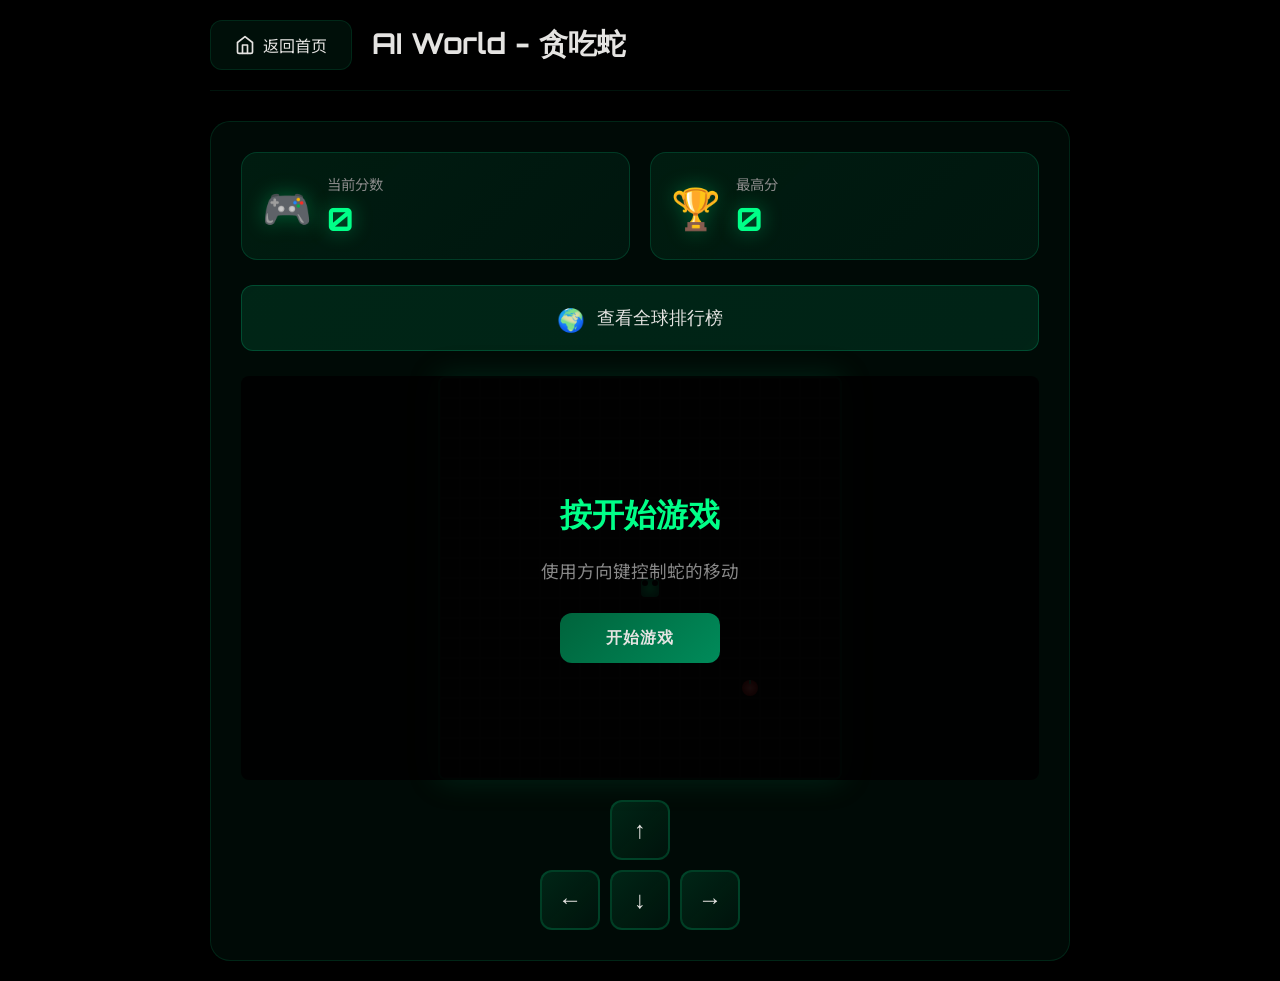
<file: frontend/public/snake.html>
<!DOCTYPE html>
<html lang="zh-CN">
<head>
    <meta charset="UTF-8">
    <meta name="viewport" content="width=device-width, initial-scale=1.0">
    <title>贪吃蛇 - AIWorld</title>
    <link rel="stylesheet" href="./style.css">
    <link href="https://fonts.googleapis.com/css2?family=Orbitron:wght@400;700;900&family=Noto+Sans+SC:wght@300;400;500;700&display=swap" rel="stylesheet">
    <style>
        .sub-page-container {
            max-width: 900px;
            margin: 0 auto;
            padding: 20px;
            position: relative;
            z-index: 1;
        }

        .sub-page-header {
            display: flex;
            align-items: center;
            gap: 20px;
            margin-bottom: 30px;
            padding-bottom: 20px;
            border-bottom: 1px solid rgba(0, 100, 60, 0.2);
        }

        .home-button {
            display: flex;
            align-items: center;
            gap: 8px;
            padding: 12px 24px;
            background: rgba(0, 100, 60, 0.15);
            border: 1px solid rgba(0, 100, 60, 0.3);
            border-radius: 12px;
            color: #E5E4E2;
            font-size: 1rem;
            font-family: 'Noto Sans SC', sans-serif;
            cursor: pointer;
            transition: all 0.3s ease;
            text-decoration: none;
        }

        .home-button:hover {
            background: rgba(0, 100, 60, 0.25);
            transform: translateX(-3px);
            box-shadow: 0 5px 20px rgba(0, 100, 60, 0.2);
        }

        .home-button svg {
            width: 20px;
            height: 20px;
        }

        .sub-page-title {
            font-family: 'Orbitron', sans-serif;
            font-size: 1.8rem;
            color: #E5E4E2;
            margin: 0;
        }

        .snake-info-section {
            margin-bottom: 25px;
        }

        .stats-grid {
            display: grid;
            grid-template-columns: repeat(2, 1fr);
            gap: 20px;
        }

        .stat-card {
            display: flex;
            align-items: center;
            gap: 15px;
            background: linear-gradient(135deg, rgba(0, 100, 60, 0.2), rgba(0, 139, 90, 0.1));
            border: 1px solid rgba(0, 139, 90, 0.3);
            border-radius: 16px;
            padding: 20px;
            transition: all 0.3s ease;
        }

        .stat-card:hover {
            transform: translateY(-3px);
            box-shadow: 0 10px 30px rgba(0, 139, 90, 0.2);
            border-color: rgba(0, 139, 90, 0.5);
        }

        .stat-icon {
            font-size: 2.5rem;
            filter: drop-shadow(0 0 10px rgba(0, 255, 136, 0.3));
        }

        .stat-content {
            flex: 1;
        }

        .stat-label {
            color: #888;
            font-size: 0.9rem;
            margin-bottom: 5px;
        }

        .stat-value {
            font-family: 'Orbitron', sans-serif;
            font-size: 2rem;
            font-weight: 700;
            color: #00ff88;
            text-shadow: 0 0 20px rgba(0, 255, 136, 0.4);
        }

        .leaderboard-btn-container {
            margin-bottom: 25px;
        }

        .leaderboard-btn {
            width: 100%;
            display: flex;
            align-items: center;
            justify-content: center;
            gap: 12px;
            padding: 16px 32px;
            background: linear-gradient(135deg, rgba(0, 100, 60, 0.3), rgba(0, 139, 90, 0.2));
            border: 1px solid rgba(0, 139, 90, 0.4);
            border-radius: 12px;
            color: #E5E4E2;
            font-size: 1.1rem;
            font-family: 'Noto Sans SC', sans-serif;
            font-weight: 500;
            cursor: pointer;
            transition: all 0.3s ease;
        }

        .leaderboard-btn:hover {
            background: linear-gradient(135deg, #00643C, #008B5A);
            transform: translateY(-2px);
            box-shadow: 0 8px 25px rgba(0, 139, 90, 0.3);
        }

        .leaderboard-btn .btn-icon {
            font-size: 1.4rem;
        }

        .leaderboard-btn .btn-text {
            font-family: 'Orbitron', sans-serif;
        }

        @media (max-width: 768px) {
            .stats-grid {
                grid-template-columns: 1fr;
            }

            .stat-card {
                padding: 15px;
            }

            .stat-icon {
                font-size: 2rem;
            }

            .stat-value {
                font-size: 1.6rem;
            }
        }
    </style>
</head>
<body>
    <div class="sub-page-container">
        <div class="sub-page-header">
            <a href="index.html" class="home-button">
                <svg viewBox="0 0 24 24" fill="none" stroke="currentColor" stroke-width="2" stroke-linecap="round" stroke-linejoin="round">
                    <path d="M3 9l9-7 9 7v11a2 2 0 0 1-2 2H5a2 2 0 0 1-2-2z"></path>
                    <polyline points="9 22 9 12 15 12 15 22"></polyline>
                </svg>
                返回首页
            </a>
            <h1 class="sub-page-title">AI World - 贪吃蛇</h1>
        </div>

        <div class="snake-game-area">
            <div class="snake-info-section">
                <div class="stats-grid">
                    <div class="stat-card">
                        <div class="stat-icon">🎮</div>
                        <div class="stat-content">
                            <div class="stat-label">当前分数</div>
                            <div class="stat-value" id="score">0</div>
                        </div>
                    </div>
                    <div class="stat-card">
                        <div class="stat-icon">🏆</div>
                        <div class="stat-content">
                            <div class="stat-label">最高分</div>
                            <div class="stat-value" id="highScore">0</div>
                        </div>
                    </div>
                </div>
            </div>
            
            <div class="leaderboard-btn-container">
                <button id="viewLeaderboardBtn" class="leaderboard-btn">
                    <span class="btn-icon">🌍</span>
                    <span class="btn-text">查看全球排行榜</span>
                </button>
            </div>

            <div class="canvas-wrapper">
                <canvas id="gameCanvas"></canvas>
                <div id="gameOverlay" class="game-overlay">
                    <div class="overlay-content">
                        <h2 id="overlayTitle">按开始游戏</h2>
                        <p id="overlayMessage">使用方向键控制蛇的移动</p>
                        <button id="startBtn" class="btn btn-primary">开始游戏</button>
                    </div>
                </div>
            </div>

            <div class="snake-controls">
                <div class="control-row">
                    <button class="control-btn" data-direction="up">↑</button>
                </div>
                <div class="control-row">
                    <button class="control-btn" data-direction="left">←</button>
                    <button class="control-btn" data-direction="down">↓</button>
                    <button class="control-btn" data-direction="right">→</button>
                </div>
            </div>
        </div>
    </div>

    <div id="leaderboardModal" class="leaderboard-modal">
        <div class="leaderboard-content">
            <div class="leaderboard-header">
                <h2>全球排行榜</h2>
                <button class="close-modal">&times;</button>
            </div>
            
            <div id="submitScoreSection" class="submit-score-section">
                <h3>🎉 新高分！</h3>
                <div class="submit-input-group">
                    <input type="text" id="playerName" class="input-field" placeholder="输入你的名字" maxlength="10">
                    <button id="submitScoreBtn" class="btn btn-primary">提交</button>
                </div>
            </div>

            <ul id="leaderboardList" class="leaderboard-list">
                <!-- 动态生成 -->
            </ul>
        </div>
    </div>

    <script src="./snake.js"></script>
</body>
</html>
</file>
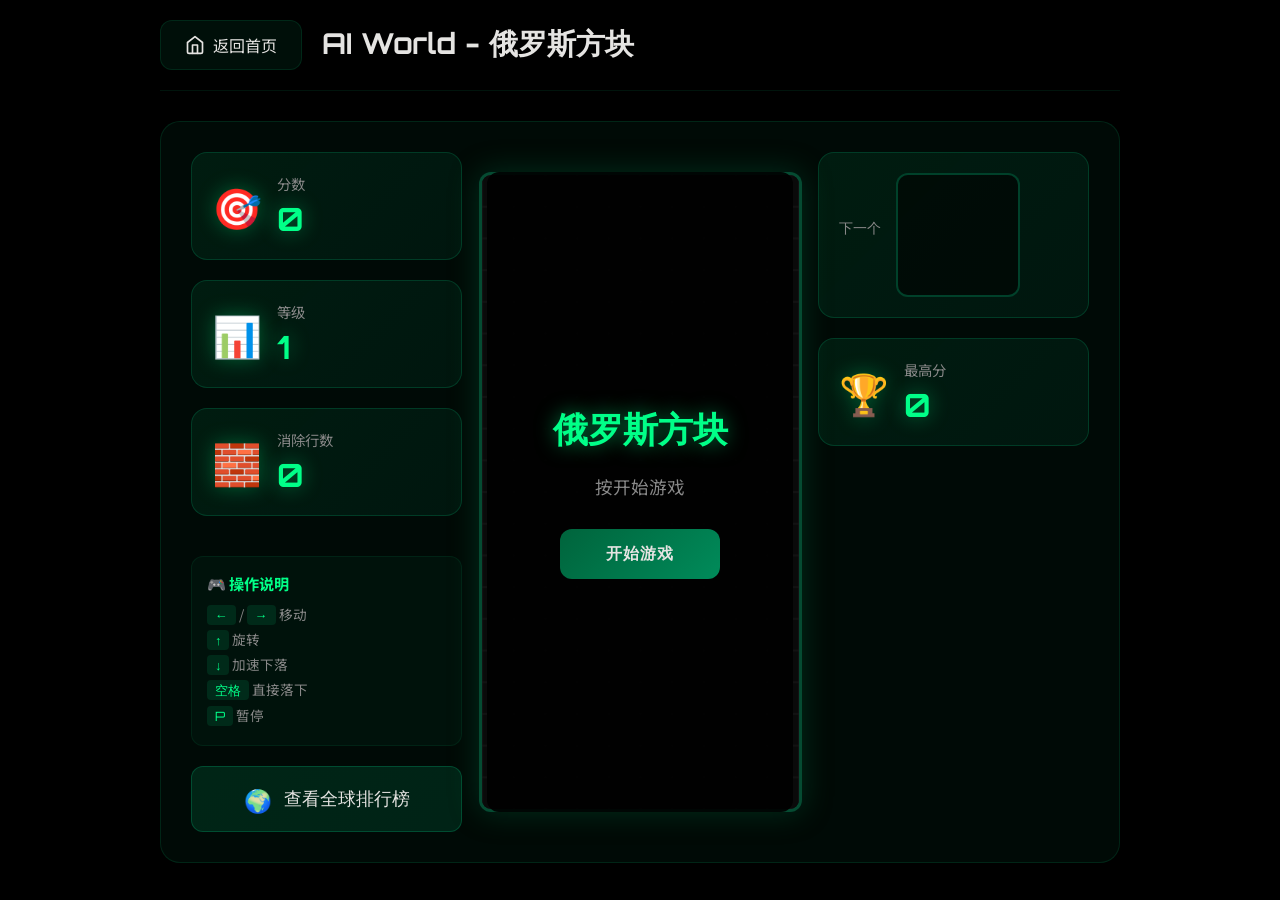
<file: frontend/public/tetris.html>
<!DOCTYPE html>
<html lang="zh-CN">
<head>
    <meta charset="UTF-8">
    <meta name="viewport" content="width=device-width, initial-scale=1.0">
    <title>俄罗斯方块 - AIWorld</title>
    <link rel="stylesheet" href="./style.css">
    <link href="https://fonts.googleapis.com/css2?family=Orbitron:wght@400;700;900&family=Noto+Sans+SC:wght@300;400;500;700&display=swap" rel="stylesheet">
    <style>
        .sub-page-container {
            max-width: 1000px;
            margin: 0 auto;
            padding: 20px;
            position: relative;
            z-index: 1;
        }

        .sub-page-header {
            display: flex;
            align-items: center;
            gap: 20px;
            margin-bottom: 30px;
            padding-bottom: 20px;
            border-bottom: 1px solid rgba(0, 100, 60, 0.2);
        }

        .home-button {
            display: flex;
            align-items: center;
            gap: 8px;
            padding: 12px 24px;
            background: rgba(0, 100, 60, 0.15);
            border: 1px solid rgba(0, 100, 60, 0.3);
            border-radius: 12px;
            color: #E5E4E2;
            font-size: 1rem;
            font-family: 'Noto Sans SC', sans-serif;
            cursor: pointer;
            transition: all 0.3s ease;
            text-decoration: none;
        }

        .home-button:hover {
            background: rgba(0, 100, 60, 0.25);
            transform: translateX(-3px);
            box-shadow: 0 5px 20px rgba(0, 100, 60, 0.2);
        }

        .home-button svg {
            width: 20px;
            height: 20px;
        }

        .sub-page-title {
            font-family: 'Orbitron', sans-serif;
            font-size: 1.8rem;
            color: #E5E4E2;
            margin: 0;
        }

        .tetris-game-area {
            display: grid;
            grid-template-columns: 1fr auto 1fr;
            gap: 25px;
            background: rgba(0, 100, 60, 0.1);
            backdrop-filter: blur(20px);
            border: 1px solid rgba(0, 100, 60, 0.3);
            border-radius: 20px;
            padding: 30px;
        }

        .tetris-info-section {
            display: flex;
            flex-direction: column;
            gap: 20px;
        }

        .stat-card {
            display: flex;
            align-items: center;
            gap: 15px;
            background: linear-gradient(135deg, rgba(0, 100, 60, 0.2), rgba(0, 139, 90, 0.1));
            border: 1px solid rgba(0, 139, 90, 0.3);
            border-radius: 16px;
            padding: 20px;
            transition: all 0.3s ease;
        }

        .stat-card:hover {
            transform: translateY(-3px);
            box-shadow: 0 10px 30px rgba(0, 139, 90, 0.2);
            border-color: rgba(0, 139, 90, 0.5);
        }

        .stat-icon {
            font-size: 2.5rem;
            filter: drop-shadow(0 0 10px rgba(0, 255, 136, 0.3));
        }

        .stat-content {
            flex: 1;
        }

        .stat-label {
            color: #888;
            font-size: 0.9rem;
            margin-bottom: 5px;
        }

        .stat-value {
            font-family: 'Orbitron', sans-serif;
            font-size: 2rem;
            font-weight: 700;
            color: #00ff88;
            text-shadow: 0 0 20px rgba(0, 255, 136, 0.4);
        }

        .next-piece-card {
            text-align: center;
        }

        .next-piece-label {
            color: #888;
            font-size: 0.9rem;
            margin-bottom: 15px;
            font-family: 'Orbitron', sans-serif;
        }

        .next-piece-canvas {
            border: 2px solid rgba(0, 139, 90, 0.4);
            border-radius: 12px;
            background: rgba(0, 0, 0, 0.3);
        }

        .canvas-wrapper {
            position: relative;
            display: flex;
            justify-content: center;
        }

        #gameCanvas {
            border: 3px solid rgba(0, 139, 90, 0.5);
            border-radius: 12px;
            background: #0a0a0a;
            box-shadow: 0 0 30px rgba(0, 100, 60, 0.4);
        }

        .game-overlay {
            position: absolute;
            top: 0;
            left: 0;
            right: 0;
            bottom: 0;
            background: rgba(0, 0, 0, 0.92);
            display: flex;
            align-items: center;
            justify-content: center;
            border-radius: 12px;
        }

        .overlay-content {
            text-align: center;
            padding: 40px;
        }

        .overlay-content h2 {
            font-family: 'Orbitron', sans-serif;
            font-size: 2.2rem;
            color: #00ff88;
            margin-bottom: 20px;
            text-shadow: 0 0 20px rgba(0, 255, 136, 0.5);
        }

        .overlay-content p {
            color: #888;
            margin-bottom: 30px;
            font-size: 1.1rem;
        }

        .btn {
            padding: 14px 32px;
            background: linear-gradient(135deg, #00643C, #008B5A);
            border: none;
            border-radius: 12px;
            color: #E5E4E2;
            font-size: 1rem;
            font-weight: 600;
            font-family: 'Orbitron', sans-serif;
            cursor: pointer;
            transition: all 0.3s ease;
        }

        .btn:hover:not(:disabled) {
            transform: translateY(-2px);
            box-shadow: 0 8px 25px rgba(0, 139, 90, 0.4);
        }

        .controls-hint {
            margin-top: 20px;
            padding: 15px;
            background: rgba(0, 100, 60, 0.1);
            border-radius: 12px;
            border: 1px solid rgba(0, 100, 60, 0.2);
        }

        .controls-hint h4 {
            color: #00ff88;
            margin-bottom: 10px;
            font-size: 0.95rem;
        }

        .controls-hint ul {
            list-style: none;
            padding: 0;
            margin: 0;
            color: #888;
            font-size: 0.85rem;
        }

        .controls-hint li {
            margin-bottom: 5px;
        }

        .controls-hint kbd {
            background: rgba(0, 100, 60, 0.3);
            padding: 2px 8px;
            border-radius: 4px;
            font-family: 'Orbitron', sans-serif;
            font-size: 0.8rem;
            color: #00ff88;
        }

        .leaderboard-btn-container {
            margin-top: auto;
        }

        .leaderboard-btn {
            width: 100%;
            display: flex;
            align-items: center;
            justify-content: center;
            gap: 12px;
            padding: 16px 32px;
            background: linear-gradient(135deg, rgba(0, 100, 60, 0.3), rgba(0, 139, 90, 0.2));
            border: 1px solid rgba(0, 139, 90, 0.4);
            border-radius: 12px;
            color: #E5E4E2;
            font-size: 1.1rem;
            font-family: 'Noto Sans SC', sans-serif;
            font-weight: 500;
            cursor: pointer;
            transition: all 0.3s ease;
        }

        .leaderboard-btn:hover {
            background: linear-gradient(135deg, #00643C, #008B5A);
            transform: translateY(-2px);
            box-shadow: 0 8px 25px rgba(0, 139, 90, 0.3);
        }

        .leaderboard-btn .btn-icon {
            font-size: 1.4rem;
        }

        .leaderboard-btn .btn-text {
            font-family: 'Orbitron', sans-serif;
        }

        @media (max-width: 900px) {
            .tetris-game-area {
                grid-template-columns: 1fr;
            }

            .tetris-info-section {
                order: -1;
            }

            .next-piece-card {
                order: -1;
            }
        }
    </style>
</head>
<body>
    <div class="sub-page-container">
        <div class="sub-page-header">
            <a href="index.html" class="home-button">
                <svg viewBox="0 0 24 24" fill="none" stroke="currentColor" stroke-width="2" stroke-linecap="round" stroke-linejoin="round">
                    <path d="M3 9l9-7 9 7v11a2 2 0 0 1-2 2H5a2 2 0 0 1-2-2z"></path>
                    <polyline points="9 22 9 12 15 12 15 22"></polyline>
                </svg>
                返回首页
            </a>
            <h1 class="sub-page-title">AI World - 俄罗斯方块</h1>
        </div>

        <div class="tetris-game-area">
            <div class="tetris-info-section">
                <div class="stat-card">
                    <div class="stat-icon">🎯</div>
                    <div class="stat-content">
                        <div class="stat-label">分数</div>
                        <div class="stat-value" id="score">0</div>
                    </div>
                </div>

                <div class="stat-card">
                    <div class="stat-icon">📊</div>
                    <div class="stat-content">
                        <div class="stat-label">等级</div>
                        <div class="stat-value" id="level">1</div>
                    </div>
                </div>

                <div class="stat-card">
                    <div class="stat-icon">🧱</div>
                    <div class="stat-content">
                        <div class="stat-label">消除行数</div>
                        <div class="stat-value" id="lines">0</div>
                    </div>
                </div>

                <div class="controls-hint">
                    <h4>🎮 操作说明</h4>
                    <ul>
                        <li><kbd>←</kbd> / <kbd>→</kbd> 移动</li>
                        <li><kbd>↑</kbd> 旋转</li>
                        <li><kbd>↓</kbd> 加速下落</li>
                        <li><kbd>空格</kbd> 直接落下</li>
                        <li><kbd>P</kbd> 暂停</li>
                    </ul>
                </div>

                <div class="leaderboard-btn-container">
                    <button id="viewLeaderboardBtn" class="leaderboard-btn">
                        <span class="btn-icon">🌍</span>
                        <span class="btn-text">查看全球排行榜</span>
                    </button>
                </div>
            </div>

            <div class="canvas-wrapper">
                <canvas id="gameCanvas"></canvas>
                <div id="gameOverlay" class="game-overlay">
                    <div class="overlay-content">
                        <h2 id="overlayTitle">俄罗斯方块</h2>
                        <p id="overlayMessage">按开始游戏</p>
                        <button id="startBtn" class="btn">开始游戏</button>
                    </div>
                </div>
            </div>

            <div class="tetris-info-section">
                <div class="stat-card next-piece-card">
                    <div class="next-piece-label">下一个</div>
                    <canvas id="nextPieceCanvas" class="next-piece-canvas" width="120" height="120"></canvas>
                </div>

                <div class="stat-card">
                    <div class="stat-icon">🏆</div>
                    <div class="stat-content">
                        <div class="stat-label">最高分</div>
                        <div class="stat-value" id="highScore">0</div>
                    </div>
                </div>
            </div>
        </div>
    </div>

    <div id="leaderboardModal" class="leaderboard-modal">
        <div class="leaderboard-content">
            <div class="leaderboard-header">
                <h2>全球排行榜</h2>
                <button class="close-modal">&times;</button>
            </div>
            
            <div id="submitScoreSection" class="submit-score-section">
                <h3>🎉 新高分！</h3>
                <div class="submit-input-group">
                    <input type="text" id="playerName" class="input-field" placeholder="输入你的名字" maxlength="10">
                    <button id="submitScoreBtn" class="btn btn-primary">提交</button>
                </div>
            </div>

            <ul id="leaderboardList" class="leaderboard-list">
            </ul>
        </div>
    </div>

    <script src="./tetris.js"></script>
</body>
</html>
</file>
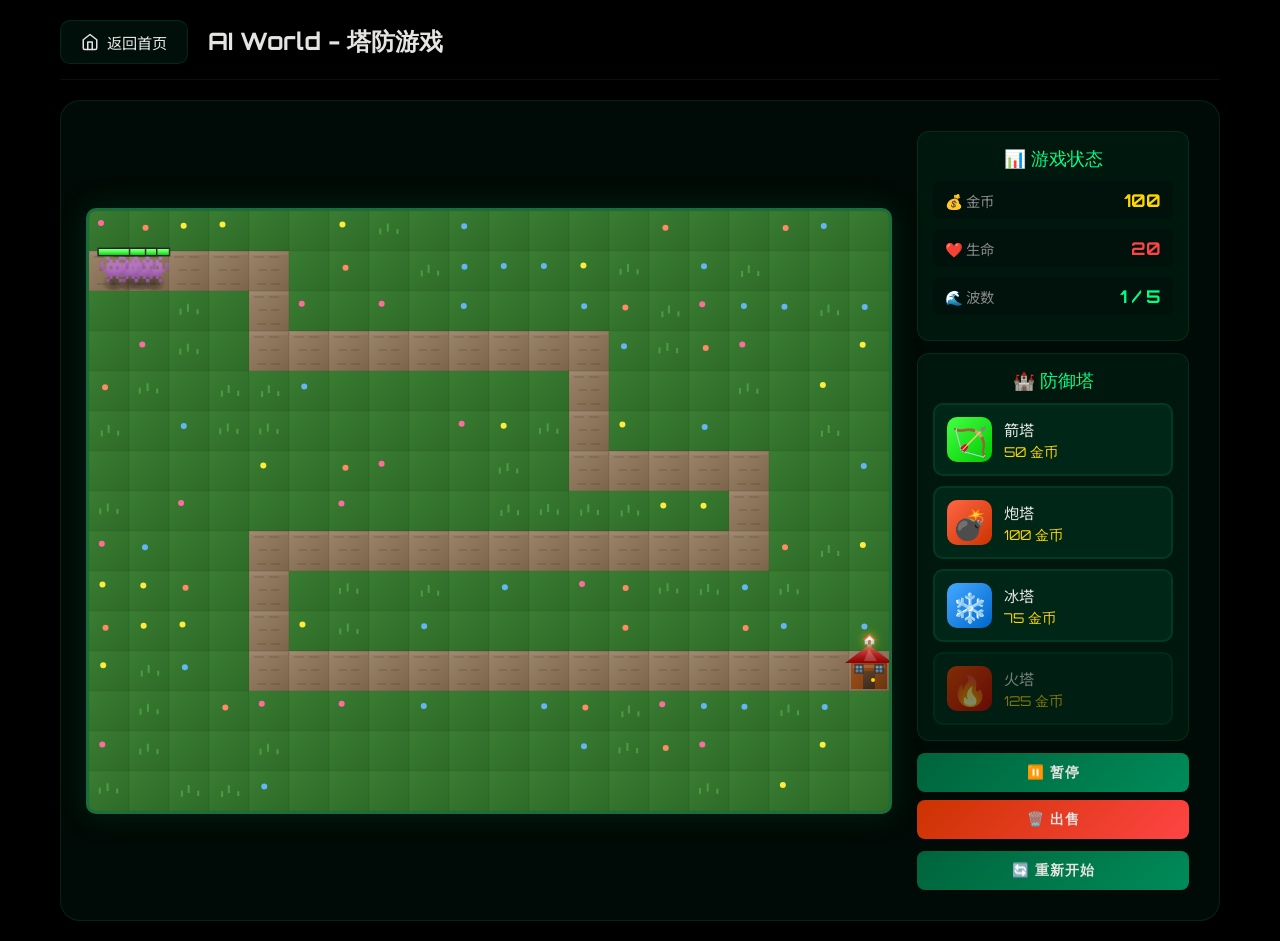
<file: frontend/public/tower-defense.html>
<!DOCTYPE html>
<html lang="zh-CN">
<head>
    <meta charset="UTF-8">
    <meta name="viewport" content="width=device-width, initial-scale=1.0">
    <title>塔防游戏 - AI World</title>
    <link rel="stylesheet" href="./style.css">
    <link href="https://fonts.googleapis.com/css2?family=Orbitron:wght@400;700;900&family=Noto+Sans+SC:wght@300;400;500;700&display=swap" rel="stylesheet">
    <style>
        .sub-page-container {
            max-width: 1200px;
            margin: 0 auto;
            padding: 20px;
            position: relative;
            z-index: 1;
        }

        .sub-page-header {
            display: flex;
            align-items: center;
            gap: 20px;
            margin-bottom: 20px;
            padding-bottom: 15px;
            border-bottom: 1px solid rgba(0, 100, 60, 0.2);
        }

        .home-button {
            display: flex;
            align-items: center;
            gap: 8px;
            padding: 10px 20px;
            background: rgba(0, 100, 60, 0.15);
            border: 1px solid rgba(0, 100, 60, 0.3);
            border-radius: 10px;
            color: #E5E4E2;
            font-size: 0.95rem;
            font-family: 'Noto Sans SC', sans-serif;
            cursor: pointer;
            transition: all 0.3s ease;
            text-decoration: none;
        }

        .home-button:hover {
            background: rgba(0, 100, 60, 0.25);
            transform: translateX(-3px);
            box-shadow: 0 5px 20px rgba(0, 100, 60, 0.2);
        }

        .home-button svg {
            width: 18px;
            height: 18px;
        }

        .sub-page-title {
            font-family: 'Orbitron', sans-serif;
            font-size: 1.5rem;
            color: #E5E4E2;
            margin: 0;
        }

        .game-container {
            display: flex;
            gap: 20px;
            background: rgba(0, 100, 60, 0.1);
            backdrop-filter: blur(20px);
            border: 1px solid rgba(0, 100, 60, 0.3);
            border-radius: 20px;
            padding: 25px;
        }

        .canvas-wrapper {
            flex: 1;
            display: flex;
            flex-direction: column;
            align-items: center;
        }

        #gameCanvas {
            border: 3px solid rgba(0, 139, 90, 0.4);
            border-radius: 10px;
            background: #2d5a27;
        }

        .sidebar {
            width: 300px;
            display: flex;
            flex-direction: column;
            gap: 12px;
            padding: 5px;
        }

        .panel-title {
            font-family: 'Orbitron', sans-serif;
            font-size: 1.1rem;
            color: #00ff88;
            margin-bottom: 10px;
            text-align: center;
        }

        .stats-panel {
            background: rgba(0, 100, 60, 0.15);
            border: 1px solid rgba(0, 139, 90, 0.2);
            border-radius: 12px;
            padding: 15px;
        }

        .stat-item {
            display: flex;
            justify-content: space-between;
            align-items: center;
            margin-bottom: 10px;
            padding: 8px 12px;
            background: rgba(0, 0, 0, 0.2);
            border-radius: 8px;
        }

        .stat-label {
            font-family: 'Noto Sans SC', sans-serif;
            font-size: 0.9rem;
            color: #888;
        }

        .stat-value {
            font-family: 'Orbitron', sans-serif;
            font-size: 1.1rem;
            font-weight: 700;
        }

        .stat-value.gold { color: #FFD700; }
        .stat-value.lives { color: #ff4444; }
        .stat-value.wave { color: #00ff88; }

        .towers-panel {
            background: rgba(0, 100, 60, 0.15);
            border: 1px solid rgba(0, 139, 90, 0.2);
            border-radius: 12px;
            padding: 15px;
        }

        .tower-list {
            display: flex;
            flex-direction: column;
            gap: 10px;
        }

        .tower-item {
            display: flex;
            align-items: center;
            gap: 12px;
            padding: 12px;
            background: rgba(0, 100, 60, 0.2);
            border: 2px solid rgba(0, 139, 90, 0.2);
            border-radius: 10px;
            cursor: pointer;
            transition: all 0.2s ease;
        }

        .tower-item:hover:not(.disabled) {
            background: rgba(0, 139, 90, 0.3);
            border-color: rgba(0, 255, 136, 0.4);
            transform: translateX(5px);
        }

        .tower-item.selected {
            border-color: #00ff88;
            box-shadow: 0 0 15px rgba(0, 255, 136, 0.3);
        }

        .tower-item.disabled {
            opacity: 0.5;
            cursor: not-allowed;
        }

        .tower-icon {
            width: 45px;
            height: 45px;
            display: flex;
            align-items: center;
            justify-content: center;
            border-radius: 10px;
            font-size: 1.8rem;
        }

        .tower-arrow { background: linear-gradient(135deg, #44ff44, #00cc00); }
        .tower-cannon { background: linear-gradient(135deg, #ff6644, #cc3300); }
        .tower-ice { background: linear-gradient(135deg, #44aaff, #0066cc); }
        .tower-fire { background: linear-gradient(135deg, #ff4400, #cc0000); }

        .tower-info {
            flex: 1;
        }

        .tower-name {
            font-family: 'Noto Sans SC', sans-serif;
            font-size: 0.95rem;
            color: #E5E4E2;
            margin-bottom: 3px;
        }

        .tower-cost {
            font-family: 'Orbitron', sans-serif;
            font-size: 0.85rem;
            color: #FFD700;
        }

        .controls-panel {
            display: flex;
            flex-direction: column;
            gap: 8px;
        }

        .btn {
            width: 100%;
            padding: 10px 12px;
            background: linear-gradient(135deg, #00643C, #008B5A);
            border: none;
            border-radius: 8px;
            color: #E5E4E2;
            font-size: 0.85rem;
            font-weight: 600;
            font-family: 'Orbitron', sans-serif;
            cursor: pointer;
            transition: all 0.3s ease;
            white-space: nowrap;
        }

        .btn:hover:not(:disabled) {
            transform: translateY(-2px);
            box-shadow: 0 8px 25px rgba(0, 139, 90, 0.4);
        }

        .btn:disabled {
            opacity: 0.5;
            cursor: not-allowed;
        }

        .btn-danger {
            background: linear-gradient(135deg, #cc3300, #ff4444);
        }

        .btn-danger:hover:not(:disabled) {
            box-shadow: 0 8px 25px rgba(255, 68, 68, 0.4);
        }

        .btn-start {
            background: linear-gradient(135deg, #FF6600, #FF3300);
        }

        .btn-start:hover:not(:disabled) {
            box-shadow: 0 8px 25px rgba(255, 102, 0, 0.4);
        }

        .game-overlay {
            position: fixed;
            top: 0;
            left: 0;
            right: 0;
            bottom: 0;
            background: rgba(0, 0, 0, 0.92);
            display: none;
            align-items: center;
            justify-content: center;
            z-index: 1000;
        }

        .overlay-content {
            text-align: center;
            padding: 40px;
        }

        .overlay-content h2 {
            font-family: 'Orbitron', sans-serif;
            font-size: 2rem;
            color: #00ff88;
            margin-bottom: 15px;
            text-shadow: 0 0 20px rgba(0, 255, 136, 0.5);
        }

        .overlay-content p {
            color: #888;
            margin-bottom: 25px;
            font-size: 1rem;
        }
    </style>
</head>
<body>
    <div class="sub-page-container">
        <div class="sub-page-header">
            <a href="index.html" class="home-button">
                <svg viewBox="0 0 24 24" fill="none" stroke="currentColor" stroke-width="2" stroke-linecap="round" stroke-linejoin="round">
                    <path d="M3 9l9-7 9 7v11a2 2 0 0 1-2 2H5a2 2 0 0 1-2-2z"></path>
                    <polyline points="9 22 9 12 15 12 15 22"></polyline>
                </svg>
                返回首页
            </a>
            <h1 class="sub-page-title">AI World - 塔防游戏</h1>
        </div>

        <div class="game-container">
            <div class="canvas-wrapper">
                <canvas id="gameCanvas" width="800" height="600"></canvas>
            </div>

            <div class="sidebar">
                <div class="stats-panel">
                    <div class="panel-title">📊 游戏状态</div>
                    <div class="stat-item">
                        <span class="stat-label">💰 金币</span>
                        <span class="stat-value gold" id="goldDisplay">100</span>
                    </div>
                    <div class="stat-item">
                        <span class="stat-label">❤️ 生命</span>
                        <span class="stat-value lives" id="livesDisplay">20</span>
                    </div>
                    <div class="stat-item">
                        <span class="stat-label">🌊 波数</span>
                        <span class="stat-value wave" id="waveDisplay">0 / 10</span>
                    </div>
                </div>

                <div class="towers-panel">
                    <div class="panel-title">🏰 防御塔</div>
                    <div class="tower-list">
                        <div class="tower-item" data-tower="arrow">
                            <div class="tower-icon tower-arrow">🏹</div>
                            <div class="tower-info">
                                <div class="tower-name">箭塔</div>
                                <div class="tower-cost">50 金币</div>
                            </div>
                        </div>
                        <div class="tower-item" data-tower="cannon">
                            <div class="tower-icon tower-cannon">💣</div>
                            <div class="tower-info">
                                <div class="tower-name">炮塔</div>
                                <div class="tower-cost">100 金币</div>
                            </div>
                        </div>
                        <div class="tower-item" data-tower="ice">
                            <div class="tower-icon tower-ice">❄️</div>
                            <div class="tower-info">
                                <div class="tower-name">冰塔</div>
                                <div class="tower-cost">75 金币</div>
                            </div>
                        </div>
                        <div class="tower-item" data-tower="fire">
                            <div class="tower-icon tower-fire">🔥</div>
                            <div class="tower-info">
                                <div class="tower-name">火塔</div>
                                <div class="tower-cost">125 金币</div>
                            </div>
                        </div>
                    </div>
                </div>

                <div class="controls-panel">
                    <button class="btn" id="pauseBtn">⏸️ 暂停</button>
                    <button class="btn btn-danger" id="sellModeBtn">🗑️ 出售</button>
                </div>
                <div class="controls-panel">
                    <button class="btn" id="restartBtn">🔄 重新开始</button>
                </div>
            </div>
        </div>
    </div>

    <div class="game-overlay" id="gameOverlay">
        <div class="overlay-content">
            <h2 id="overlayTitle">游戏结束</h2>
            <p id="overlayMessage"></p>
            <button id="playAgainBtn" class="btn">再玩一次</button>
        </div>
    </div>

    <div class="game-overlay" id="pauseOverlay" style="display: none;">
        <div class="overlay-content">
            <h2 style="color: #ffaa00;">⏸️ 游戏暂停</h2>
            <p style="color: #888; margin-bottom: 25px; font-size: 1rem;">点击继续按钮恢复游戏</p>
            <button id="resumeBtn" class="btn">▶️ 继续游戏</button>
        </div>
    </div>

    <script>
        const TILE_SIZE = 40;
        const GRID_WIDTH = 20;
        const GRID_HEIGHT = 15;
        const INITIAL_GOLD = 100;
        const INITIAL_LIVES = 20;
        const TOTAL_WAVES = 5;

        const TOWER_TYPES = {
            arrow: {
                name: '箭塔',
                icon: '🏹',
                cost: 50,
                damage: 15,
                range: 120,
                fireRate: 800,
                color: '#44ff44',
                projectileSpeed: 8
            },
            cannon: {
                name: '炮塔',
                icon: '💣',
                cost: 100,
                damage: 40,
                range: 100,
                fireRate: 1500,
                color: '#ff6644',
                projectileSpeed: 5,
                splash: 50
            },
            ice: {
                name: '冰塔',
                icon: '❄️',
                cost: 75,
                damage: 10,
                range: 110,
                fireRate: 1000,
                color: '#44aaff',
                projectileSpeed: 6,
                slowEffect: 0.5,
                slowDuration: 2000
            },
            fire: {
                name: '火塔',
                icon: '🔥',
                cost: 125,
                damage: 25,
                range: 90,
                fireRate: 500,
                color: '#ff4400',
                projectileSpeed: 10,
                burnDamage: 5,
                burnDuration: 3000
            }
        };

        const ENEMY_TYPES = {
            basic: {
                name: '小兵',
                icon: '👾',
                hp: 50,
                speed: 0.8,
                reward: 10
            },
            fast: {
                name: '疾风',
                icon: '💨',
                hp: 30,
                speed: 1.2,
                reward: 15
            },
            tank: {
                name: '重装',
                icon: '🛡️',
                hp: 150,
                speed: 0.5,
                reward: 25
            },
            boss: {
                name: 'BOSS',
                icon: '👹',
                hp: 500,
                speed: 0.4,
                reward: 100
            }
        };

        const MAP_DATA = [
            [0, 0, 0, 0, 0, 0, 0, 0, 0, 0, 0, 0, 0, 0, 0, 0, 0, 0, 0, 0],
            [1, 1, 1, 1, 1, 0, 0, 0, 0, 0, 0, 0, 0, 0, 0, 0, 0, 0, 0, 0],
            [0, 0, 0, 0, 1, 0, 0, 0, 0, 0, 0, 0, 0, 0, 0, 0, 0, 0, 0, 0],
            [0, 0, 0, 0, 1, 1, 1, 1, 1, 1, 1, 1, 1, 0, 0, 0, 0, 0, 0, 0],
            [0, 0, 0, 0, 0, 0, 0, 0, 0, 0, 0, 0, 1, 0, 0, 0, 0, 0, 0, 0],
            [0, 0, 0, 0, 0, 0, 0, 0, 0, 0, 0, 0, 1, 0, 0, 0, 0, 0, 0, 0],
            [0, 0, 0, 0, 0, 0, 0, 0, 0, 0, 0, 0, 1, 1, 1, 1, 1, 0, 0, 0],
            [0, 0, 0, 0, 0, 0, 0, 0, 0, 0, 0, 0, 0, 0, 0, 0, 1, 0, 0, 0],
            [0, 0, 0, 0, 1, 1, 1, 1, 1, 1, 1, 1, 1, 1, 1, 1, 1, 0, 0, 0],
            [0, 0, 0, 0, 1, 0, 0, 0, 0, 0, 0, 0, 0, 0, 0, 0, 0, 0, 0, 0],
            [0, 0, 0, 0, 1, 0, 0, 0, 0, 0, 0, 0, 0, 0, 0, 0, 0, 0, 0, 0],
            [0, 0, 0, 0, 1, 1, 1, 1, 1, 1, 1, 1, 1, 1, 1, 1, 1, 1, 1, 2],
            [0, 0, 0, 0, 0, 0, 0, 0, 0, 0, 0, 0, 0, 0, 0, 0, 0, 0, 0, 0],
            [0, 0, 0, 0, 0, 0, 0, 0, 0, 0, 0, 0, 0, 0, 0, 0, 0, 0, 0, 0],
            [0, 0, 0, 0, 0, 0, 0, 0, 0, 0, 0, 0, 0, 0, 0, 0, 0, 0, 0, 0]
        ];

        const PATH_POINTS = [
            {x: 0, y: 1}, {x: 4, y: 1}, {x: 4, y: 3}, {x: 12, y: 3},
            {x: 12, y: 6}, {x: 16, y: 6}, {x: 16, y: 8}, {x: 4, y: 8},
            {x: 4, y: 11}, {x: 19, y: 11}
        ];

        let PATH_LENGTHS = [];
        let TOTAL_PATH_LENGTH = 0;

        function initPathLengths() {
            PATH_LENGTHS = [];
            TOTAL_PATH_LENGTH = 0;
            for (let i = 0; i < PATH_POINTS.length - 1; i++) {
                const start = PATH_POINTS[i];
                const end = PATH_POINTS[i + 1];
                const dx = (end.x - start.x) * TILE_SIZE;
                const dy = (end.y - start.y) * TILE_SIZE;
                const length = Math.sqrt(dx * dx + dy * dy);
                PATH_LENGTHS.push(length);
                TOTAL_PATH_LENGTH += length;
            }
        }

        function getDistanceForProgress(progress) {
            return progress * TOTAL_PATH_LENGTH;
        }

        function getProgressForDistance(distance) {
            return Math.min(1, distance / TOTAL_PATH_LENGTH);
        }

        let gameState = {
            gold: INITIAL_GOLD,
            lives: INITIAL_LIVES,
            wave: 0,
            isWaveActive: false,
            isGameOver: false,
            isSellMode: false,
            isPaused: false,
            selectedTower: null,
            towers: [],
            enemies: [],
            projectiles: [],
            particles: []
        };

        const canvas = document.getElementById('gameCanvas');
        const ctx = canvas.getContext('2d');
        const goldDisplay = document.getElementById('goldDisplay');
        const livesDisplay = document.getElementById('livesDisplay');
        const waveDisplay = document.getElementById('waveDisplay');
        const sellModeBtn = document.getElementById('sellModeBtn');
        const restartBtn = document.getElementById('restartBtn');
        const pauseBtn = document.getElementById('pauseBtn');
        const resumeBtn = document.getElementById('resumeBtn');
        const gameOverlay = document.getElementById('gameOverlay');
        const pauseOverlay = document.getElementById('pauseOverlay');
        const overlayTitle = document.getElementById('overlayTitle');
        const overlayMessage = document.getElementById('overlayMessage');
        const playAgainBtn = document.getElementById('playAgainBtn');
        const towerItems = document.querySelectorAll('.tower-item');

        function drawMap() {
            const seed = 12345;
            function random(seedVal, x, y) {
                const val = Math.sin(seedVal * x + seedVal * y * 0.1) * 10000;
                return val - Math.floor(val);
            }

            for (let y = 0; y < GRID_HEIGHT; y++) {
                for (let x = 0; x < GRID_WIDTH; x++) {
                    const tile = MAP_DATA[y][x];
                    const px = x * TILE_SIZE;
                    const py = y * TILE_SIZE;

                    if (tile === 0) {
                        const grassGrad = ctx.createLinearGradient(px, py, px + TILE_SIZE, py + TILE_SIZE);
                        grassGrad.addColorStop(0, '#3a7d32');
                        grassGrad.addColorStop(1, '#2d6a27');
                        ctx.fillStyle = grassGrad;
                        ctx.fillRect(px, py, TILE_SIZE, TILE_SIZE);

                        const r = random(seed, x, y);
                        if (r < 0.3) {
                            const flowerColors = ['#ff6b9d', '#ffeb3b', '#64b5f6', '#ff8a65'];
                            const color = flowerColors[Math.floor(r * flowerColors.length * 3) % flowerColors.length];
                            ctx.fillStyle = color;
                            ctx.beginPath();
                            ctx.arc(px + 12 + r * 16, py + 12 + (r * 17) % 16, 3, 0, Math.PI * 2);
                            ctx.fill();
                        } else if (r < 0.5) {
                            ctx.fillStyle = '#4a9d42';
                            ctx.fillRect(px + 5 + (r * 15), py + 10 + ((r * 21) % 15), 2, 6);
                            ctx.fillRect(px + 15 + (r * 8), py + 8 + ((r * 13) % 12), 2, 8);
                            ctx.fillRect(px + 25 + (r * 7), py + 12 + ((r * 17) % 14), 2, 5);
                        }
                    } else if (tile === 1) {
                        const roadGrad = ctx.createLinearGradient(px, py, px + TILE_SIZE, py + TILE_SIZE);
                        roadGrad.addColorStop(0, '#9b846a');
                        roadGrad.addColorStop(0.5, '#8b745a');
                        roadGrad.addColorStop(1, '#7b644a');
                        ctx.fillStyle = roadGrad;
                        ctx.fillRect(px, py, TILE_SIZE, TILE_SIZE);

                        ctx.fillStyle = 'rgba(0, 0, 0, 0.1)';
                        for (let i = 0; i < 2; i++) {
                            ctx.fillRect(px + 5 + i * 15, py + 5, 10, 2);
                            ctx.fillRect(px + 10 + i * 12, py + 18, 8, 2);
                            ctx.fillRect(px + 8 + i * 14, py + 32, 9, 2);
                        }

                        ctx.fillStyle = 'rgba(255, 255, 255, 0.05)';
                        ctx.fillRect(px + 1, py + 1, TILE_SIZE - 2, 3);
                    } else if (tile === 2) {
                        const roadGrad = ctx.createLinearGradient(px, py, px + TILE_SIZE, py + TILE_SIZE);
                        roadGrad.addColorStop(0, '#9b846a');
                        roadGrad.addColorStop(0.5, '#8b745a');
                        roadGrad.addColorStop(1, '#7b644a');
                        ctx.fillStyle = roadGrad;
                        ctx.fillRect(px, py, TILE_SIZE, TILE_SIZE);

                        const houseCx = px + TILE_SIZE / 2;
                        const houseCy = py + TILE_SIZE / 2;

                        const houseGrad = ctx.createLinearGradient(houseCx - 20, houseCy - 15, houseCx + 20, houseCy + 15);
                        houseGrad.addColorStop(0, '#A0522D');
                        houseGrad.addColorStop(0.5, '#8B4513');
                        houseGrad.addColorStop(1, '#6B3510');
                        ctx.fillStyle = houseGrad;
                        ctx.fillRect(houseCx - 18, houseCy - 8, 36, 26);

                        ctx.fillStyle = 'rgba(255, 255, 255, 0.15)';
                        ctx.fillRect(houseCx - 16, houseCy - 6, 32, 3);

                        const roofGrad = ctx.createLinearGradient(houseCx, houseCy - 25, houseCx, houseCy - 8);
                        roofGrad.addColorStop(0, '#CD5C5C');
                        roofGrad.addColorStop(0.5, '#B22222');
                        roofGrad.addColorStop(1, '#8B0000');
                        ctx.fillStyle = roofGrad;
                        ctx.beginPath();
                        ctx.moveTo(houseCx - 24, houseCy - 8);
                        ctx.lineTo(houseCx, houseCy - 26);
                        ctx.lineTo(houseCx + 24, houseCy - 8);
                        ctx.closePath();
                        ctx.fill();

                        ctx.fillStyle = 'rgba(255, 255, 255, 0.2)';
                        ctx.beginPath();
                        ctx.moveTo(houseCx - 5, houseCy - 10);
                        ctx.lineTo(houseCx, houseCy - 22);
                        ctx.lineTo(houseCx + 8, houseCy - 10);
                        ctx.closePath();
                        ctx.fill();

                        const doorGrad = ctx.createLinearGradient(houseCx - 5, houseCy - 2, houseCx + 5, houseCy + 18);
                        doorGrad.addColorStop(0, '#654321');
                        doorGrad.addColorStop(0.5, '#4a3728');
                        doorGrad.addColorStop(1, '#3a2718');
                        ctx.fillStyle = doorGrad;
                        ctx.fillRect(houseCx - 6, houseCy, 12, 18);

                        ctx.fillStyle = '#FFD700';
                        ctx.beginPath();
                        ctx.arc(houseCx + 4, houseCy + 9, 2, 0, Math.PI * 2);
                        ctx.fill();

                        const windowGrad = ctx.createRadialGradient(houseCx - 10, houseCy - 3, 0, houseCx - 10, houseCy - 3, 4);
                        windowGrad.addColorStop(0, '#87CEEB');
                        windowGrad.addColorStop(1, '#4682B4');
                        ctx.fillStyle = windowGrad;
                        ctx.fillRect(houseCx - 14, houseCy - 6, 8, 8);
                        ctx.strokeStyle = '#3a2718';
                        ctx.lineWidth = 1;
                        ctx.strokeRect(houseCx - 14, houseCy - 6, 8, 8);
                        ctx.beginPath();
                        ctx.moveTo(houseCx - 14, houseCy - 2);
                        ctx.lineTo(houseCx - 6, houseCy - 2);
                        ctx.moveTo(houseCx - 10, houseCy - 6);
                        ctx.lineTo(houseCx - 10, houseCy + 2);
                        ctx.stroke();

                        const windowGrad2 = ctx.createRadialGradient(houseCx + 10, houseCy - 3, 0, houseCx + 10, houseCy - 3, 4);
                        windowGrad2.addColorStop(0, '#87CEEB');
                        windowGrad2.addColorStop(1, '#4682B4');
                        ctx.fillStyle = windowGrad2;
                        ctx.fillRect(houseCx + 6, houseCy - 6, 8, 8);
                        ctx.strokeRect(houseCx + 6, houseCy - 6, 8, 8);
                        ctx.beginPath();
                        ctx.moveTo(houseCx + 6, houseCy - 2);
                        ctx.lineTo(houseCx + 14, houseCy - 2);
                        ctx.moveTo(houseCx + 10, houseCy - 6);
                        ctx.lineTo(houseCx + 10, houseCy + 2);
                        ctx.stroke();

                        ctx.fillStyle = '#FFD700';
                        ctx.shadowColor = 'rgba(255, 215, 0, 0.6)';
                        ctx.shadowBlur = 8;
                        ctx.font = 'bold 12px Arial';
                        ctx.textAlign = 'center';
                        ctx.textBaseline = 'middle';
                        ctx.fillText('🏠', houseCx, houseCy - 30);
                        ctx.shadowColor = 'transparent';
                        ctx.shadowBlur = 0;
                    }

                    ctx.strokeStyle = 'rgba(0, 0, 0, 0.05)';
                    ctx.strokeRect(px, py, TILE_SIZE, TILE_SIZE);
                }
            }
        }

        function getPathPosition(distance) {
            let currentDistance = 0;
            
            for (let i = 0; i < PATH_POINTS.length - 1; i++) {
                const segmentLength = PATH_LENGTHS[i];
                if (currentDistance + segmentLength >= distance) {
                    const localDistance = distance - currentDistance;
                    const localProgress = localDistance / segmentLength;
                    const start = PATH_POINTS[i];
                    const end = PATH_POINTS[i + 1];
                    return {
                        x: (start.x + (end.x - start.x) * localProgress) * TILE_SIZE + TILE_SIZE / 2,
                        y: (start.y + (end.y - start.y) * localProgress) * TILE_SIZE + TILE_SIZE / 2
                    };
                }
                currentDistance += segmentLength;
            }

            const lastPoint = PATH_POINTS[PATH_POINTS.length - 1];
            return {
                x: lastPoint.x * TILE_SIZE + TILE_SIZE / 2,
                y: lastPoint.y * TILE_SIZE + TILE_SIZE / 2
            };
        }

        function generateWave(waveNum) {
            const enemies = [];
            let baseCount = 5 + waveNum * 2;
            
            if (waveNum === 3) {
                baseCount *= 2;
            }

            for (let i = 0; i < baseCount; i++) {
                let type = 'basic';
                const rand = Math.random();

                if (waveNum >= 2 && rand < 0.3) type = 'fast';
                if (waveNum >= 4 && rand < 0.2) type = 'tank';
                
                enemies.push({
                    type,
                    delay: i * 800
                });
            }

            if (waveNum === 5) {
                enemies.push({
                    type: 'boss',
                    delay: baseCount * 800
                });
            }

            return enemies;
        }

        function spawnEnemy(type) {
            const enemyData = ENEMY_TYPES[type];
            const waveMultiplier = 1 + (gameState.wave - 1) * 0.2;
            let finalHp = Math.floor(enemyData.hp * waveMultiplier);

            if (type === 'boss' && gameState.wave === 5) {
                finalHp = ENEMY_TYPES.basic.hp * 10;
            }

            gameState.enemies.push({
                type,
                icon: enemyData.icon,
                hp: finalHp,
                maxHp: finalHp,
                speed: enemyData.speed,
                baseSpeed: enemyData.speed,
                reward: enemyData.reward,
                distance: 0,
                x: 0,
                y: 0,
                slowUntil: 0,
                burnUntil: 0,
                lastBurnTick: 0
            });
        }

        function startWave() {
            if (gameState.isWaveActive || gameState.isGameOver) return;

            gameState.wave++;
            gameState.isWaveActive = true;
            waveDisplay.textContent = `${gameState.wave} / ${TOTAL_WAVES}`;

            const waveEnemies = generateWave(gameState.wave);
            waveEnemies.forEach((enemy, index) => {
                setTimeout(() => {
                    if (!gameState.isGameOver) {
                        spawnEnemy(enemy.type);
                    }
                }, enemy.delay);
            });
        }

        function placeTower(gridX, gridY) {
            if (!gameState.selectedTower || gameState.isSellMode) return;

            const towerData = TOWER_TYPES[gameState.selectedTower];
            if (gameState.gold < towerData.cost) return;
            if (MAP_DATA[gridY][gridX] !== 0) return;
            if (gameState.towers.some(t => t.gridX === gridX && t.gridY === gridY)) return;

            gameState.gold -= towerData.cost;
            gameState.towers.push({
                type: gameState.selectedTower,
                gridX,
                gridY,
                x: gridX * TILE_SIZE + TILE_SIZE / 2,
                y: gridY * TILE_SIZE + TILE_SIZE / 2,
                lastFire: 0,
                level: 1
            });

            updateUI();
        }

        function sellTower(gridX, gridY) {
            if (!gameState.isSellMode) return;

            const towerIndex = gameState.towers.findIndex(t => t.gridX === gridX && t.gridY === gridY);
            if (towerIndex !== -1) {
                const tower = gameState.towers[towerIndex];
                const towerData = TOWER_TYPES[tower.type];
                gameState.gold += Math.floor(towerData.cost * 0.7);
                gameState.towers.splice(towerIndex, 1);
                updateUI();
            }
        }

        function updateTowers() {
            const now = Date.now();

            gameState.towers.forEach(tower => {
                const towerData = TOWER_TYPES[tower.type];

                let target = null;
                let minDist = towerData.range;

                gameState.enemies.forEach(enemy => {
                    const dx = enemy.x - tower.x;
                    const dy = enemy.y - tower.y;
                    const dist = Math.sqrt(dx * dx + dy * dy);

                    if (dist < minDist) {
                        minDist = dist;
                        target = enemy;
                    }
                });

                if (target && now - tower.lastFire >= towerData.fireRate) {
                    tower.lastFire = now;

                    gameState.projectiles.push({
                        x: tower.x,
                        y: tower.y,
                        targetX: target.x,
                        targetY: target.y,
                        target,
                        tower: tower.type,
                        speed: towerData.projectileSpeed
                    });
                }
            });
        }

        function updateProjectiles() {
            for (let i = gameState.projectiles.length - 1; i >= 0; i--) {
                const proj = gameState.projectiles[i];
                const towerData = TOWER_TYPES[proj.tower];

                const dx = proj.targetX - proj.x;
                const dy = proj.targetY - proj.y;
                const dist = Math.sqrt(dx * dx + dy * dy);

                if (dist < 10) {
                    if (proj.target && gameState.enemies.includes(proj.target)) {
                        proj.target.hp -= towerData.damage;

                        if (towerData.splash) {
                            gameState.enemies.forEach(enemy => {
                                if (enemy !== proj.target) {
                                    const sdx = enemy.x - proj.x;
                                    const sdy = enemy.y - proj.y;
                                    const sdist = Math.sqrt(sdx * sdx + sdy * sdy);
                                    if (sdist < towerData.splash) {
                                        enemy.hp -= towerData.damage * 0.5;
                                    }
                                }
                            });
                        }

                        if (towerData.slowEffect) {
                            proj.target.slowUntil = Date.now() + towerData.slowDuration;
                            proj.target.speed = proj.target.baseSpeed * towerData.slowEffect;
                        }

                        if (towerData.burnDamage) {
                            proj.target.burnUntil = Date.now() + towerData.burnDuration;
                        }

                        for (let j = 0; j < 5; j++) {
                            gameState.particles.push({
                                x: proj.x,
                                y: proj.y,
                                vx: (Math.random() - 0.5) * 4,
                                vy: (Math.random() - 0.5) * 4,
                                life: 20,
                                color: towerData.color
                            });
                        }
                    }

                    gameState.projectiles.splice(i, 1);
                } else {
                    proj.x += (dx / dist) * proj.speed;
                    proj.y += (dy / dist) * proj.speed;
                }
            }
        }

        function updateEnemies() {
            const now = Date.now();

            for (let i = gameState.enemies.length - 1; i >= 0; i--) {
                const enemy = gameState.enemies[i];

                if (enemy.slowUntil && now > enemy.slowUntil) {
                    enemy.speed = enemy.baseSpeed;
                    enemy.slowUntil = 0;
                }

                if (enemy.burnUntil && now > enemy.lastBurnTick + 500) {
                    enemy.hp -= TOWER_TYPES.fire.burnDamage;
                    enemy.lastBurnTick = now;

                    gameState.particles.push({
                        x: enemy.x,
                        y: enemy.y - 15,
                        vx: (Math.random() - 0.5) * 2,
                        vy: -2,
                        life: 15,
                        color: '#ff6600'
                    });
                }

                enemy.distance += enemy.speed * 2;

                const pos = getPathPosition(enemy.distance);
                enemy.x = pos.x;
                enemy.y = pos.y;

                if (enemy.hp <= 0) {
                    gameState.gold += enemy.reward;
                    for (let j = 0; j < 8; j++) {
                        gameState.particles.push({
                            x: enemy.x,
                            y: enemy.y,
                            vx: (Math.random() - 0.5) * 6,
                            vy: (Math.random() - 0.5) * 6,
                            life: 30,
                            color: '#ff0000'
                        });
                    }
                    gameState.enemies.splice(i, 1);
                    updateUI();
                }

                if (enemy.distance >= TOTAL_PATH_LENGTH) {
                    gameState.lives--;
                    gameState.enemies.splice(i, 1);
                    updateUI();
                    checkGameOver();
                }
            }

            if (gameState.isWaveActive && gameState.enemies.length === 0) {
                setTimeout(() => {
                    if (gameState.enemies.length === 0 && !gameState.isGameOver) {
                        gameState.isWaveActive = false;
                        if (gameState.wave < TOTAL_WAVES) {
                            setTimeout(() => {
                                if (!gameState.isGameOver) {
                                    startWave();
                                }
                            }, 2000);
                        } else if (gameState.wave >= TOTAL_WAVES) {
                            showGameOver(true);
                        }
                    }
                }, 2000);
            }
        }

        function updateParticles() {
            for (let i = gameState.particles.length - 1; i >= 0; i--) {
                const p = gameState.particles[i];
                p.x += p.vx;
                p.y += p.vy;
                p.life--;

                if (p.life <= 0) {
                    gameState.particles.splice(i, 1);
                }
            }
        }

        function drawTowers() {
            gameState.towers.forEach(tower => {
                const towerData = TOWER_TYPES[tower.type];

                if (gameState.selectedTower === tower.type || gameState.isSellMode) {
                    const rangeGrad = ctx.createRadialGradient(tower.x, tower.y, 0, tower.x, tower.y, towerData.range);
                    rangeGrad.addColorStop(0, 'rgba(255, 255, 255, 0.15)');
                    rangeGrad.addColorStop(1, 'rgba(255, 255, 255, 0)');
                    ctx.beginPath();
                    ctx.arc(tower.x, tower.y, towerData.range, 0, Math.PI * 2);
                    ctx.fillStyle = rangeGrad;
                    ctx.fill();
                    ctx.strokeStyle = 'rgba(255, 255, 255, 0.3)';
                    ctx.lineWidth = 2;
                    ctx.stroke();
                    ctx.lineWidth = 1;
                }

                ctx.fillStyle = '#2a2a2a';
                ctx.beginPath();
                ctx.arc(tower.x, tower.y + 3, 20, 0, Math.PI * 2);
                ctx.fill();

                const baseGrad = ctx.createLinearGradient(tower.x - 18, tower.y - 18, tower.x + 18, tower.y + 18);
                baseGrad.addColorStop(0, '#5a5a5a');
                baseGrad.addColorStop(0.5, '#4a4a4a');
                baseGrad.addColorStop(1, '#3a3a3a');
                ctx.fillStyle = baseGrad;
                ctx.beginPath();
                ctx.arc(tower.x, tower.y, 18, 0, Math.PI * 2);
                ctx.fill();

                const towerGrad = ctx.createRadialGradient(tower.x - 5, tower.y - 5, 0, tower.x, tower.y, 15);
                towerGrad.addColorStop(0, towerData.color);
                towerGrad.addColorStop(1, shadeColor(towerData.color, -30));
                ctx.fillStyle = towerGrad;
                ctx.beginPath();
                ctx.arc(tower.x, tower.y, 15, 0, Math.PI * 2);
                ctx.fill();

                ctx.fillStyle = 'rgba(255, 255, 255, 0.2)';
                ctx.beginPath();
                ctx.arc(tower.x - 5, tower.y - 5, 5, 0, Math.PI * 2);
                ctx.fill();

                ctx.font = 'bold 22px Arial';
                ctx.textAlign = 'center';
                ctx.textBaseline = 'middle';
                ctx.shadowColor = 'rgba(0, 0, 0, 0.5)';
                ctx.shadowBlur = 3;
                ctx.shadowOffsetY = 2;
                ctx.fillText(towerData.icon, tower.x, tower.y);
                ctx.shadowColor = 'transparent';
                ctx.shadowBlur = 0;
                ctx.shadowOffsetY = 0;
            });
        }

        function shadeColor(color, percent) {
            const num = parseInt(color.replace('#', ''), 16);
            const amt = Math.round(2.55 * percent);
            const R = (num >> 16) + amt;
            const G = (num >> 8 & 0x00FF) + amt;
            const B = (num & 0x0000FF) + amt;
            return '#' + (0x1000000 +
                (R < 255 ? R < 1 ? 0 : R : 255) * 0x10000 +
                (G < 255 ? G < 1 ? 0 : G : 255) * 0x100 +
                (B < 255 ? B < 1 ? 0 : B : 255)
            ).toString(16).slice(1);
        }

        function drawEnemies() {
            gameState.enemies.forEach(enemy => {
                const shadowGrad = ctx.createRadialGradient(enemy.x, enemy.y + 12, 0, enemy.x, enemy.y + 12, 12);
                shadowGrad.addColorStop(0, 'rgba(0, 0, 0, 0.4)');
                shadowGrad.addColorStop(1, 'rgba(0, 0, 0, 0)');
                ctx.fillStyle = shadowGrad;
                ctx.beginPath();
                ctx.ellipse(enemy.x, enemy.y + 12, 14, 7, 0, 0, Math.PI * 2);
                ctx.fill();

                ctx.font = 'bold 26px Arial';
                ctx.textAlign = 'center';
                ctx.textBaseline = 'middle';
                ctx.shadowColor = 'rgba(0, 0, 0, 0.6)';
                ctx.shadowBlur = 4;
                ctx.shadowOffsetY = 2;
                ctx.fillText(enemy.icon, enemy.x, enemy.y);
                ctx.shadowColor = 'transparent';
                ctx.shadowBlur = 0;
                ctx.shadowOffsetY = 0;

                ctx.fillStyle = '#1a1a1a';
                ctx.fillRect(enemy.x - 16, enemy.y - 23, 32, 8);
                ctx.strokeStyle = '#333';
                ctx.lineWidth = 1;
                ctx.strokeRect(enemy.x - 16, enemy.y - 23, 32, 8);

                const hpPercent = enemy.hp / enemy.maxHp;
                let hpColor;
                if (hpPercent > 0.5) {
                    hpColor = '#44ff44';
                } else if (hpPercent > 0.25) {
                    hpColor = '#ffaa00';
                } else {
                    hpColor = '#ff4444';
                }

                const hpGrad = ctx.createLinearGradient(enemy.x - 15, enemy.y - 22, enemy.x - 15, enemy.y - 16);
                hpGrad.addColorStop(0, shadeColor(hpColor, 30));
                hpGrad.addColorStop(0.5, hpColor);
                hpGrad.addColorStop(1, shadeColor(hpColor, -20));
                ctx.fillStyle = hpGrad;
                ctx.fillRect(enemy.x - 15, enemy.y - 22, 30 * hpPercent, 6);

                if (enemy.slowUntil) {
                    ctx.fillStyle = 'rgba(68, 170, 255, 0.3)';
                    ctx.beginPath();
                    ctx.arc(enemy.x, enemy.y, 18, 0, Math.PI * 2);
                    ctx.fill();
                }

                if (enemy.burnUntil) {
                    ctx.fillStyle = 'rgba(255, 68, 0, 0.3)';
                    ctx.beginPath();
                    ctx.arc(enemy.x, enemy.y, 18, 0, Math.PI * 2);
                    ctx.fill();
                }
            });
        }

        function drawProjectiles() {
            gameState.projectiles.forEach(proj => {
                const towerData = TOWER_TYPES[proj.tower];
                ctx.fillStyle = towerData.color;
                ctx.beginPath();
                ctx.arc(proj.x, proj.y, 5, 0, Math.PI * 2);
                ctx.fill();

                ctx.fillStyle = 'rgba(255, 255, 255, 0.5)';
                ctx.beginPath();
                ctx.arc(proj.x - (proj.targetX - proj.x) * 0.1, proj.y - (proj.targetY - proj.y) * 0.1, 3, 0, Math.PI * 2);
                ctx.fill();
            });
        }

        function drawParticles() {
            gameState.particles.forEach(p => {
                ctx.globalAlpha = p.life / 30;
                ctx.fillStyle = p.color;
                ctx.beginPath();
                ctx.arc(p.x, p.y, 3, 0, Math.PI * 2);
                ctx.fill();
            });
            ctx.globalAlpha = 1;
        }

        function drawPlacementPreview(mouseX, mouseY) {
            if (!gameState.selectedTower || gameState.isSellMode) return;

            const gridX = Math.floor(mouseX / TILE_SIZE);
            const gridY = Math.floor(mouseY / TILE_SIZE);

            if (gridX >= 0 && gridX < GRID_WIDTH && gridY >= 0 && gridY < GRID_HEIGHT) {
                const canPlace = MAP_DATA[gridY][gridX] === 0 &&
                    !gameState.towers.some(t => t.gridX === gridX && t.gridY === gridY) &&
                    gameState.gold >= TOWER_TYPES[gameState.selectedTower].cost;

                const towerData = TOWER_TYPES[gameState.selectedTower];
                const px = gridX * TILE_SIZE + TILE_SIZE / 2;
                const py = gridY * TILE_SIZE + TILE_SIZE / 2;

                ctx.beginPath();
                ctx.arc(px, py, towerData.range, 0, Math.PI * 2);
                ctx.fillStyle = canPlace ? 'rgba(68, 255, 68, 0.2)' : 'rgba(255, 68, 68, 0.2)';
                ctx.fill();
                ctx.strokeStyle = canPlace ? 'rgba(68, 255, 68, 0.5)' : 'rgba(255, 68, 68, 0.5)';
                ctx.stroke();

                ctx.globalAlpha = 0.7;
                ctx.fillStyle = canPlace ? towerData.color : '#ff4444';
                ctx.beginPath();
                ctx.arc(px, py, 15, 0, Math.PI * 2);
                ctx.fill();
                ctx.font = '20px Arial';
                ctx.textAlign = 'center';
                ctx.textBaseline = 'middle';
                ctx.fillText(towerData.icon, px, py);
                ctx.globalAlpha = 1;
            }
        }

        function updateUI() {
            goldDisplay.textContent = gameState.gold;
            livesDisplay.textContent = gameState.lives;

            towerItems.forEach(item => {
                const type = item.dataset.tower;
                const cost = TOWER_TYPES[type].cost;
                if (gameState.gold < cost) {
                    item.classList.add('disabled');
                } else {
                    item.classList.remove('disabled');
                }
            });
        }

        function checkGameOver() {
            if (gameState.lives <= 0) {
                showGameOver(false);
            }
        }

        function showGameOver(won) {
            gameState.isGameOver = true;
            gameState.isWaveActive = false;

            overlayTitle.textContent = won ? '🎉 恭喜通关！' : '💀 游戏结束';
            overlayMessage.textContent = won
                ? `成功守住了所有 ${TOTAL_WAVES} 波进攻！`
                : `坚持到了第 ${gameState.wave} 波`;
            gameOverlay.style.display = 'flex';
        }

        function initGame() {
            initPathLengths();
            
            gameState = {
                gold: INITIAL_GOLD,
                lives: INITIAL_LIVES,
                wave: 0,
                isWaveActive: false,
                isGameOver: false,
                isSellMode: false,
                isPaused: false,
                selectedTower: null,
                towers: [],
                enemies: [],
                projectiles: [],
                particles: []
            };

            gameOverlay.style.display = 'none';
            pauseOverlay.style.display = 'none';
            pauseBtn.textContent = '⏸️ 暂停';
            sellModeBtn.style.background = '';
            waveDisplay.textContent = `0 / ${TOTAL_WAVES}`;

            towerItems.forEach(item => item.classList.remove('selected'));

            updateUI();

            setTimeout(() => {
                if (!gameState.isGameOver) {
                    startWave();
                }
            }, 2000);
        }

        let mouseX = 0, mouseY = 0;

        canvas.addEventListener('mousemove', (e) => {
            const rect = canvas.getBoundingClientRect();
            mouseX = e.clientX - rect.left;
            mouseY = e.clientY - rect.top;
        });

        canvas.addEventListener('click', (e) => {
            const rect = canvas.getBoundingClientRect();
            const x = e.clientX - rect.left;
            const y = e.clientY - rect.top;
            const gridX = Math.floor(x / TILE_SIZE);
            const gridY = Math.floor(y / TILE_SIZE);

            if (gameState.isSellMode) {
                sellTower(gridX, gridY);
            } else {
                placeTower(gridX, gridY);
            }
        });

        towerItems.forEach(item => {
            item.addEventListener('click', () => {
                if (item.classList.contains('disabled')) return;

                const type = item.dataset.tower;
                gameState.isSellMode = false;
                sellModeBtn.style.background = '';

                if (gameState.selectedTower === type) {
                    gameState.selectedTower = null;
                    item.classList.remove('selected');
                } else {
                    gameState.selectedTower = type;
                    towerItems.forEach(i => i.classList.remove('selected'));
                    item.classList.add('selected');
                }
            });
        });

        sellModeBtn.addEventListener('click', () => {
            gameState.isSellMode = !gameState.isSellMode;
            gameState.selectedTower = null;
            towerItems.forEach(i => i.classList.remove('selected'));
            sellModeBtn.style.background = gameState.isSellMode
                ? 'linear-gradient(135deg, #cc3300, #ff4444)'
                : '';
        });

        restartBtn.addEventListener('click', initGame);
        playAgainBtn.addEventListener('click', initGame);

        pauseBtn.addEventListener('click', () => {
            if (gameState.isGameOver) return;
            gameState.isPaused = !gameState.isPaused;
            if (gameState.isPaused) {
                pauseBtn.textContent = '▶️ 继续';
                pauseOverlay.style.display = 'flex';
            } else {
                pauseBtn.textContent = '⏸️ 暂停';
                pauseOverlay.style.display = 'none';
            }
        });

        resumeBtn.addEventListener('click', () => {
            gameState.isPaused = false;
            pauseBtn.textContent = '⏸️ 暂停';
            pauseOverlay.style.display = 'none';
        });

        function gameLoop() {
            ctx.clearRect(0, 0, canvas.width, canvas.height);

            drawMap();
            drawTowers();
            drawEnemies();
            drawProjectiles();
            drawParticles();
            drawPlacementPreview(mouseX, mouseY);

            if (!gameState.isGameOver && !gameState.isPaused) {
                updateTowers();
                updateProjectiles();
                updateEnemies();
                updateParticles();
            }

            requestAnimationFrame(gameLoop);
        }

        initGame();
        gameLoop();
    </script>
</body>
</html>
</file>
<file: frontend/public/style.css>
* {
    margin: 0;
    padding: 0;
    box-sizing: border-box;
}

body {
    font-family: 'Noto Sans SC', sans-serif;
    background: #000000;
    min-height: 100vh;
    color: #E5E4E2;
    overflow-x: hidden;
    position: relative;
}

#three-container {
    position: fixed;
    top: 0;
    left: 0;
    width: 100%;
    height: 100%;
    z-index: 0;
    pointer-events: none;
    transition: all 0.3s ease;
}

#three-container.active {
    z-index: 9999;
    pointer-events: none;
}

#logoTitle {
    position: relative;
    z-index: 10000;
    pointer-events: auto;
}

.container {
    max-width: 1200px;
    margin: 0 auto;
    padding: 40px 20px;
    position: relative;
    z-index: 1;
}

.header {
    text-align: center;
    margin-bottom: 20px;
    animation: fadeInDown 0.8s ease-out;
}

@keyframes fadeInDown {
    from {
        opacity: 0;
        transform: translateY(-30px);
    }
    to {
        opacity: 1;
        transform: translateY(0);
    }
}

.logo {
    font-family: 'Orbitron', sans-serif;
    font-size: 4rem;
    font-weight: 900;
    margin-bottom: 10px;
    letter-spacing: 8px;
    display: inline-block;
    transition: all 0.3s ease;
    user-select: none;
    position: relative;
    z-index: 10000;
    cursor: pointer;
    padding: 20px;
    background: transparent;
    border-radius: 10px;
}

.logo:hover {
    transform: scale(1.05);
}

.logo:active {
    transform: scale(0.98);
}

.ai-text {
    color: #00643C;
    text-shadow: 0 0 30px rgba(0, 100, 60, 0.5);
    animation: glowPulse 3s ease-in-out infinite;
}

.world-text {
    color: #E5E4E2;
    text-shadow: 0 0 30px rgba(229, 228, 226, 0.3);
    animation: glowPulse 3s ease-in-out infinite 0.5s;
}

@keyframes glowPulse {
    0%, 100% { filter: brightness(1); }
    50% { filter: brightness(1.3); }
}

.tagline {
    font-size: 1.1rem;
    color: #888;
    font-weight: 300;
    letter-spacing: 3px;
}

.main-content {
    margin-bottom: 40px;
    max-width: 1200px;
    margin-left: auto;
    margin-right: auto;
}

.card {
    background: rgba(0, 100, 60, 0.1);
    backdrop-filter: blur(20px);
    border: 1px solid rgba(0, 100, 60, 0.3);
    border-radius: 24px;
    padding: 45px 35px;
    text-align: center;
    transition: all 0.4s cubic-bezier(0.175, 0.885, 0.32, 1.275), opacity 0.5s ease;
    animation: fadeInUp 0.8s ease-out forwards;
    opacity: 0;
    position: relative;
    min-height: 280px;
    display: flex;
    flex-direction: column;
    justify-content: center;
}

.card.fade-out {
    opacity: 0 !important;
    visibility: hidden !important;
    pointer-events: none !important;
    transform: scale(0.8);
    transition: all 0.3s ease !important;
}

.card.fade-out * {
    opacity: 0 !important;
    visibility: hidden !important;
}

.ping-card {
    padding: 20px 40px;
    min-height: auto;
}

.card:nth-child(1) { animation-delay: 0.2s; }
.card:nth-child(2) { animation-delay: 0.4s; }

@keyframes fadeInUp {
    from {
        opacity: 0;
        transform: translateY(40px);
    }
    to {
        opacity: 1;
        transform: translateY(0);
    }
}

.card:hover {
    transform: translateY(-10px);
    border-color: rgba(0, 100, 60, 0.5);
    box-shadow: 
        0 20px 60px rgba(0, 0, 0, 0.4),
        0 0 40px rgba(0, 100, 60, 0.2);
}

.card-icon {
    width: 75px;
    height: 75px;
    margin: 0 auto 20px;
    background: linear-gradient(135deg, rgba(0, 100, 60, 0.2), rgba(229, 228, 226, 0.1));
    border-radius: 50%;
    display: flex;
    align-items: center;
    justify-content: center;
    color: #00643C;
    transition: all 0.3s ease;
    flex-shrink: 0;
}

.card:hover .card-icon {
    transform: scale(1.1) rotate(10deg);
    color: #E5E4E2;
}

.card-icon svg {
    width: 38px;
    height: 38px;
}

.card h2 {
    font-family: 'Orbitron', sans-serif;
    font-size: 1.4rem;
    font-weight: 700;
    margin-bottom: 12px;
    color: #E5E4E2;
    letter-spacing: 2px;
}

.input-group {
    display: flex;
    gap: 12px;
    margin-bottom: 25px;
}

.input-field {
    flex: 1;
    padding: 14px 20px;
    background: rgba(0, 100, 60, 0.1);
    border: 1px solid rgba(0, 100, 60, 0.3);
    border-radius: 12px;
    color: #E5E4E2;
    font-size: 1rem;
    font-family: 'Noto Sans SC', sans-serif;
    transition: all 0.3s ease;
    outline: none;
}

.input-field::placeholder {
    color: #666;
}

.input-field:focus {
    border-color: #00643C;
    box-shadow: 0 0 20px rgba(0, 100, 60, 0.3);
}

.btn {
    position: relative;
    padding: 14px 32px;
    border: none;
    border-radius: 12px;
    font-size: 1rem;
    font-weight: 600;
    font-family: 'Orbitron', sans-serif;
    letter-spacing: 1px;
    cursor: pointer;
    overflow: hidden;
    transition: all 0.3s ease;
    min-width: 160px;
}

.btn-primary {
    background: linear-gradient(135deg, #00643C, #008B5A);
    color: #E5E4E2;
}

.btn-secondary {
    background: linear-gradient(135deg, #00643C, #008B5A);
    color: #E5E4E2;
}

.btn:hover:not(:disabled) {
    transform: translateY(-2px);
    box-shadow: 0 10px 30px rgba(0, 100, 60, 0.5);
}

.btn:disabled {
    opacity: 0.7;
    cursor: not-allowed;
}

.result-container {
    min-height: 80px;
    display: flex;
    flex-direction: column;
    align-items: center;
    justify-content: center;
    gap: 12px;
}

.status-indicator {
    width: 20px;
    height: 20px;
    border-radius: 50%;
    opacity: 0;
    transform: scale(0);
    transition: all 0.4s cubic-bezier(0.175, 0.885, 0.32, 1.275);
}

.status-indicator.success {
    background: linear-gradient(135deg, #00643C, #008B5A);
    box-shadow: 0 0 20px rgba(0, 100, 60, 0.6);
    opacity: 1;
    transform: scale(1);
    animation: pulseSuccess 1.5s ease-in-out infinite;
}

.status-indicator.error {
    background: linear-gradient(135deg, #8B0000, #FF4444);
    box-shadow: 0 0 20px rgba(139, 0, 0, 0.6);
    opacity: 1;
    transform: scale(1);
    animation: pulseError 1.5s ease-in-out infinite;
}

@keyframes pulseSuccess {
    0%, 100% { box-shadow: 0 0 20px rgba(0, 100, 60, 0.6); }
    50% { box-shadow: 0 0 40px rgba(0, 100, 60, 0.9); }
}

@keyframes pulseError {
    0%, 100% { box-shadow: 0 0 20px rgba(139, 0, 0, 0.6); }
    50% { box-shadow: 0 0 40px rgba(139, 0, 0, 0.9); }
}

.result-container p {
    font-size: 1rem;
    color: #aaa;
    opacity: 0;
    transform: translateY(10px);
    transition: all 0.3s ease;
}

.result-container p.show {
    opacity: 1;
    transform: translateY(0);
}

.greeting-box {
    background: linear-gradient(135deg, rgba(0, 100, 60, 0.15), rgba(229, 228, 226, 0.05));
    border: 1px solid rgba(0, 100, 60, 0.4);
    border-radius: 16px;
    padding: 25px 30px;
    opacity: 0;
    transform: scale(0.9);
    transition: all 0.4s cubic-bezier(0.175, 0.885, 0.32, 1.275);
}

.greeting-box.show {
    opacity: 1;
    transform: scale(1);
}

.greeting-box p {
    font-size: 1.3rem;
    color: #E5E4E2;
    font-weight: 500;
}

.footer {
    text-align: center;
    padding: 30px 0;
    color: #555;
    font-size: 0.9rem;
    letter-spacing: 2px;
}

@media (max-width: 768px) {
    .logo {
        font-size: 2.5rem;
        letter-spacing: 4px;
    }
    
    .main-content {
        grid-template-columns: 1fr;
    }
    
    .card {
        padding: 40px 25px;
    }
    
    .input-group {
        flex-direction: column;
    }
    
    .btn {
        width: 100%;
    }
}

.card-description {
    color: #888;
    font-size: 0.95rem;
    margin: 0;
    line-height: 1.6;
}

.tool-card {
    cursor: pointer;
}

.placeholder-card {
    opacity: 0.5;
    cursor: not-allowed;
}

.accounting-container {
    max-width: 800px;
    margin: 0 auto;
    padding: 20px;
    position: relative;
    z-index: 1;
}

.accounting-header {
    display: flex;
    align-items: center;
    gap: 20px;
    margin-bottom: 30px;
}

.back-btn {
    display: flex;
    align-items: center;
    gap: 8px;
    padding: 10px 20px;
    background: rgba(0, 100, 60, 0.2);
    border: 1px solid rgba(0, 100, 60, 0.3);
    border-radius: 12px;
    color: #E5E4E2;
    font-size: 1rem;
    cursor: pointer;
    transition: all 0.3s ease;
}

.back-btn:hover {
    background: rgba(0, 100, 60, 0.3);
    transform: translateX(-3px);
}

.back-btn svg {
    width: 20px;
    height: 20px;
}

.accounting-header h1 {
    font-family: 'Orbitron', sans-serif;
    font-size: 1.8rem;
    color: #E5E4E2;
}

.balance-summary {
    display: grid;
    grid-template-columns: repeat(3, 1fr);
    gap: 20px;
    margin-bottom: 40px;
}

.balance-card {
    background: rgba(0, 100, 60, 0.1);
    backdrop-filter: blur(20px);
    border: 1px solid rgba(0, 100, 60, 0.3);
    border-radius: 16px;
    padding: 25px;
    text-align: center;
}

.balance-card.income {
    border-color: rgba(0, 139, 90, 0.5);
}

.balance-card.expense {
    border-color: rgba(139, 0, 0, 0.5);
}

.balance-card.net {
    border-color: rgba(229, 228, 226, 0.3);
}

.balance-label {
    color: #888;
    font-size: 0.9rem;
    margin-bottom: 10px;
}

.balance-amount {
    font-family: 'Orbitron', sans-serif;
    font-size: 1.5rem;
    font-weight: 700;
    color: #E5E4E2;
}

.balance-card.income .balance-amount {
    color: #008B5A;
}

.balance-card.expense .balance-amount {
    color: #FF4444;
}

.add-record-section, .records-section {
    background: rgba(0, 100, 60, 0.1);
    backdrop-filter: blur(20px);
    border: 1px solid rgba(0, 100, 60, 0.3);
    border-radius: 20px;
    padding: 30px;
    margin-bottom: 30px;
}

.add-record-section h2, .records-section h2 {
    font-family: 'Orbitron', sans-serif;
    font-size: 1.3rem;
    color: #E5E4E2;
    margin-bottom: 25px;
}

.record-form {
    display: flex;
    flex-direction: column;
    gap: 20px;
}

.form-group {
    display: flex;
    flex-direction: column;
    gap: 10px;
}

.form-group label {
    color: #888;
    font-size: 0.9rem;
}

.type-toggle {
    display: flex;
    gap: 10px;
}

.type-btn {
    flex: 1;
    padding: 12px 20px;
    background: rgba(0, 100, 60, 0.1);
    border: 1px solid rgba(0, 100, 60, 0.3);
    border-radius: 10px;
    color: #E5E4E2;
    font-size: 1rem;
    cursor: pointer;
    transition: all 0.3s ease;
}

.type-btn.active {
    background: linear-gradient(135deg, #00643C, #008B5A);
    border-color: #008B5A;
}

.form-group input, .form-group select {
    padding: 14px 16px;
    background: rgba(0, 100, 60, 0.1);
    border: 1px solid rgba(0, 100, 60, 0.3);
    border-radius: 10px;
    color: #E5E4E2;
    font-size: 1rem;
    font-family: 'Noto Sans SC', sans-serif;
    outline: none;
    transition: all 0.3s ease;
}

.form-group input:focus, .form-group select:focus {
    border-color: #00643C;
    box-shadow: 0 0 15px rgba(0, 100, 60, 0.3);
}

.form-group input::placeholder {
    color: #666;
}

.submit-btn {
    padding: 16px 32px;
    background: linear-gradient(135deg, #00643C, #008B5A);
    border: none;
    border-radius: 12px;
    color: #E5E4E2;
    font-size: 1rem;
    font-weight: 600;
    font-family: 'Orbitron', sans-serif;
    cursor: pointer;
    transition: all 0.3s ease;
}

.submit-btn:hover {
    transform: translateY(-2px);
    box-shadow: 0 10px 30px rgba(0, 100, 60, 0.5);
}

.records-list {
    display: flex;
    flex-direction: column;
    gap: 15px;
}

.empty-message {
    text-align: center;
    color: #666;
    padding: 40px;
}

.record-item {
    display: flex;
    justify-content: space-between;
    align-items: center;
    padding: 20px;
    background: rgba(0, 100, 60, 0.1);
    border: 1px solid rgba(0, 100, 60, 0.2);
    border-radius: 12px;
    transition: all 0.3s ease;
}

.record-item.income {
    border-left: 4px solid #008B5A;
}

.record-item.expense {
    border-left: 4px solid #FF4444;
}

.record-info {
    flex: 1;
}

.record-category {
    font-size: 1.1rem;
    font-weight: 500;
    color: #E5E4E2;
    margin-bottom: 5px;
}

.record-details {
    display: flex;
    gap: 15px;
    color: #888;
    font-size: 0.9rem;
}

.record-amount {
    display: flex;
    align-items: center;
    gap: 15px;
}

.amount-value {
    font-family: 'Orbitron', sans-serif;
    font-size: 1.2rem;
    font-weight: 700;
}

.record-item.income .amount-value {
    color: #008B5A;
}

.record-item.expense .amount-value {
    color: #FF4444;
}

.delete-btn {
    padding: 8px 16px;
    background: rgba(139, 0, 0, 0.2);
    border: 1px solid rgba(139, 0, 0, 0.3);
    border-radius: 8px;
    color: #FF4444;
    font-size: 0.9rem;
    cursor: pointer;
    transition: all 0.3s ease;
}

.delete-btn:hover {
    background: rgba(139, 0, 0, 0.4);
}

@media (max-width: 768px) {
    .accounting-header {
        flex-direction: column;
        align-items: flex-start;
    }
    
    .balance-summary {
        grid-template-columns: 1fr;
    }
    
    .record-item {
        flex-direction: column;
        gap: 15px;
        align-items: flex-start;
    }
    
    .record-amount {
        width: 100%;
        justify-content: space-between;
    }
}

.snake-container {
    max-width: 600px;
    margin: 0 auto;
    padding: 20px;
    position: relative;
    z-index: 1;
}

.snake-game-area {
    background: rgba(0, 100, 60, 0.1);
    backdrop-filter: blur(20px);
    border: 1px solid rgba(0, 100, 60, 0.3);
    border-radius: 20px;
    padding: 30px;
    margin-top: 30px 0;
}

.snake-info {
    display: flex;
    justify-content: space-between;
    align-items: center;
    margin-bottom: 20px 0;
}

.score-display, .high-score-display {
    background: rgba(0, 100, 60, 0.2);
    padding: 15px 25px;
    border-radius: 12px;
    border: 1px solid rgba(0, 100, 60, 0.4);
}

.score-label {
    color: #888;
    font-size: 0.9rem;
}

.score-value {
    font-family: 'Orbitron', sans-serif;
    font-size: 1.5rem;
    font-weight: 700;
    color: #00ff88;
}

.canvas-wrapper {
    position: relative;
    display: flex;
    justify-content: center;
    margin: 20px 0;
}

#gameCanvas {
    border: 2px solid rgba(0, 100, 60, 0.5);
    border-radius: 8px;
    background: #0a0a0a;
    box-shadow: 0 0 30px rgba(0, 100, 60, 0.3);
}

.game-overlay {
    position: absolute;
    top: 0;
    left: 0;
    right: 0;
    bottom: 0;
    background: rgba(0, 0, 0, 0.9);
    display: flex;
    align-items: center;
    justify-content: center;
    border-radius: 8px;
}

.overlay-content {
    text-align: center;
    padding: 40px;
}

.overlay-content h2 {
    font-family: 'Orbitron', sans-serif;
    font-size: 2rem;
    color: #00ff88;
    margin-bottom: 20px;
}

.overlay-content p {
    color: #888;
    margin-bottom: 30px;
    font-size: 1.1rem;
}

.snake-controls {
    display: flex;
    flex-direction: column;
    align-items: center;
    gap: 10px;
    margin-top: 30px 0;
}

.control-row {
    display: flex;
    gap: 10px;
}

.control-btn {
    width: 60px;
    height: 60px;
    background: linear-gradient(135deg, rgba(0, 100, 60, 0.3), rgba(0, 100, 60, 0.1));
    border: 2px solid rgba(0, 100, 60, 0.5);
    border-radius: 12px;
    color: #E5E4E2;
    font-size: 1.5rem;
    font-weight: bold;
    cursor: pointer;
    transition: all 0.2s ease;
    display: flex;
    align-items: center;
    justify-content: center;
}

.control-btn:hover {
    background: linear-gradient(135deg, #00643C, #008B5A);
    transform: scale(1.1);
}

.control-btn:active {
    transform: scale(0.95);
}

@media (max-width: 768px) {
    .snake-container {
        padding: 10px;
    }
    
    .snake-info {
        flex-direction: column;
        gap: 15px;
    }
    
    #gameCanvas {
        max-width: 100%;
        height: auto;
    }
    
    .control-btn {
        width: 50px;
        height: 50px;
        font-size: 1.2rem;
    }
}

/* Leaderboard Styles */
.leaderboard-modal {
    display: none;
    position: fixed;
    top: 0;
    left: 0;
    width: 100%;
    height: 100%;
    background: rgba(0, 0, 0, 0.9);
    z-index: 1000;
    justify-content: center;
    align-items: center;
    backdrop-filter: blur(10px);
}

.leaderboard-modal.show {
    display: flex;
    animation: fadeIn 0.3s ease-out;
}

@keyframes fadeIn {
    from { opacity: 0; }
    to { opacity: 1; }
}

.leaderboard-content {
    background: linear-gradient(135deg, rgba(0, 30, 15, 0.98), rgba(0, 50, 25, 0.98));
    border: 2px solid rgba(0, 139, 90, 0.4);
    border-radius: 24px;
    padding: 35px;
    width: 90%;
    max-width: 520px;
    max-height: 85vh;
    overflow-y: auto;
    box-shadow: 0 20px 60px rgba(0, 100, 60, 0.4);
    position: relative;
}

.leaderboard-content::-webkit-scrollbar {
    width: 6px;
}

.leaderboard-content::-webkit-scrollbar-track {
    background: rgba(0, 0, 0, 0.2);
    border-radius: 3px;
}

.leaderboard-content::-webkit-scrollbar-thumb {
    background: rgba(0, 139, 90, 0.5);
    border-radius: 3px;
}

.leaderboard-header {
    display: flex;
    justify-content: space-between;
    align-items: center;
    margin-bottom: 25px;
    border-bottom: 2px solid rgba(0, 100, 60, 0.3);
    padding-bottom: 20px;
}

.leaderboard-header h2 {
    font-family: 'Orbitron', sans-serif;
    color: #00ff88;
    margin: 0;
    font-size: 1.8rem;
    text-shadow: 0 0 20px rgba(0, 255, 136, 0.3);
}

.close-modal {
    background: rgba(0, 100, 60, 0.2);
    border: 1px solid rgba(0, 100, 60, 0.3);
    color: #888;
    font-size: 1.5rem;
    cursor: pointer;
    transition: all 0.3s;
    width: 40px;
    height: 40px;
    border-radius: 10px;
    display: flex;
    align-items: center;
    justify-content: center;
}

.close-modal:hover {
    background: rgba(255, 68, 68, 0.2);
    border-color: rgba(255, 68, 68, 0.4);
    color: #FF4444;
    transform: rotate(90deg);
}

.leaderboard-list {
    list-style: none;
    padding: 0;
}

.leaderboard-item {
    display: flex;
    justify-content: space-between;
    align-items: center;
    padding: 15px 20px;
    margin-bottom: 10px;
    border-radius: 12px;
    background: rgba(0, 100, 60, 0.08);
    border: 1px solid rgba(0, 100, 60, 0.15);
    transition: all 0.3s ease;
}

.leaderboard-item:nth-child(1) {
    background: linear-gradient(135deg, rgba(255, 215, 0, 0.15), rgba(255, 165, 0, 0.05));
    border-color: rgba(255, 215, 0, 0.4);
    box-shadow: 0 0 20px rgba(255, 215, 0, 0.15);
}

.leaderboard-item:nth-child(2) {
    background: linear-gradient(135deg, rgba(192, 192, 192, 0.12), rgba(169, 169, 169, 0.04));
    border-color: rgba(192, 192, 192, 0.3);
}

.leaderboard-item:nth-child(3) {
    background: linear-gradient(135deg, rgba(205, 127, 50, 0.12), rgba(139, 69, 19, 0.04));
    border-color: rgba(205, 127, 50, 0.3);
}

.leaderboard-item:hover {
    transform: translateX(5px);
    background: rgba(0, 100, 60, 0.15);
}

.rank-name {
    display: flex;
    gap: 18px;
    align-items: center;
}

.rank {
    width: 32px;
    height: 32px;
    display: flex;
    align-items: center;
    justify-content: center;
    font-family: 'Orbitron', sans-serif;
    font-weight: 700;
    font-size: 1.1rem;
    border-radius: 8px;
    background: rgba(0, 100, 60, 0.2);
    color: #888;
}

.leaderboard-item:nth-child(1) .rank {
    background: rgba(255, 215, 0, 0.3);
    color: #FFD700;
}

.leaderboard-item:nth-child(2) .rank {
    background: rgba(192, 192, 192, 0.3);
    color: #C0C0C0;
}

.leaderboard-item:nth-child(3) .rank {
    background: rgba(205, 127, 50, 0.3);
    color: #CD7F32;
}

.player-name {
    font-weight: 600;
    font-size: 1.05rem;
    color: #E5E4E2;
}

.player-score {
    font-family: 'Orbitron', sans-serif;
    font-weight: 700;
    font-size: 1.3rem;
    color: #00ff88;
    text-shadow: 0 0 10px rgba(0, 255, 136, 0.3);
}

.submit-score-section {
    margin-top: 25px;
    padding-top: 25px;
    border-top: 2px solid rgba(0, 100, 60, 0.3);
    text-align: center;
    display: none;
}

.submit-score-section.show {
    display: block;
}

.submit-score-section h3 {
    color: #E5E4E2;
    margin-bottom: 20px;
    font-size: 1.25rem;
    font-family: 'Orbitron', sans-serif;
}

.submit-input-group {
    display: flex;
    gap: 12px;
    margin-bottom: 15px;
}

/* Floating Home Button */
.floating-home-btn {
    position: fixed;
    top: 20px;
    left: 20px;
    width: 40px;
    height: 40px;
    background: rgba(0, 20, 10, 0.6);
    border: 1px solid rgba(0, 100, 60, 0.5);
    border-radius: 50%;
    display: flex;
    justify-content: center;
    align-items: center;
    color: #00ff88;
    text-decoration: none;
    box-shadow: 0 0 10px rgba(0, 100, 60, 0.2);
    transition: all 0.3s ease;
    z-index: 1000;
}

.floating-home-btn:hover {
    background: rgba(0, 100, 60, 0.3);
    box-shadow: 0 0 20px rgba(0, 255, 136, 0.4);
    transform: scale(1.1);
}

.floating-home-btn svg {
    width: 20px;
    height: 20px;
}
</file>
